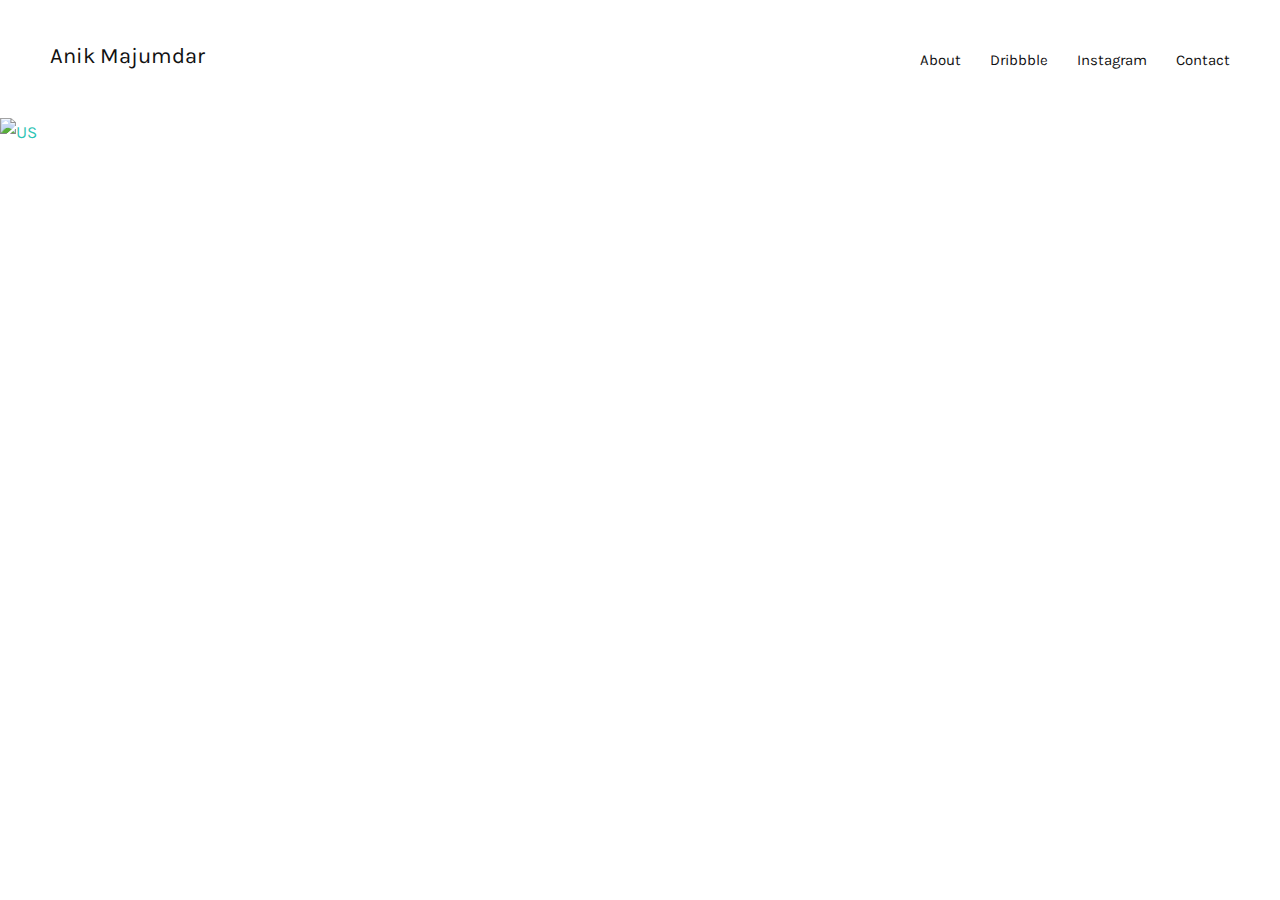
<file: index.html>
<!DOCTYPE html>
<html lang="en" class="js no-touch">
<head>
    <meta charset="UTF-8">
    <meta name="viewport" content="width=device-width, initial-scale=1.0">
    <title>Anik Majumdar</title>
    <link rel="icon" href="https://i.imgur.com/WJsGmsf.png">
    <link rel="stylesheet" href="./photoswipe.css" media="screen" as="style" onload="this.rel='stylesheet'">
    <link rel="stylesheet" href="./main.css" media="screen">
    <script type="text/javascript">
    document.documentElement.className = document.documentElement.className.replace(/\bno-js\b/,'js'); if (!("ontouchstart" in document.documentElement)) { document.documentElement.className += " no-touch"; }
    </script>
    <script type="text/javascript">
    !function(a){var b=navigator.userAgent;a.HTMLPictureElement&&/ecko/.test(b)&&b.match(/rv\:(\d+)/)&&RegExp.$1<41&&addEventListener("resize",function(){var b,c=document.createElement("source"),d=function(a){var b,d,e=a.parentNode;"PICTURE"===e.nodeName.toUpperCase()?(b=c.cloneNode(),e.insertBefore(b,e.firstElementChild),setTimeout(function(){e.removeChild(b)})):(!a._pfLastSize||a.offsetWidth>a._pfLastSize)&&(a._pfLastSize=a.offsetWidth,d=a.sizes,a.sizes+=",100vw",setTimeout(function(){a.sizes=d}))},e=function(){var a,b=document.querySelectorAll("picture > img, img[srcset][sizes]");for(a=0;a<b.length;a++)d(b[a])},f=function(){clearTimeout(b),b=setTimeout(e,99)},g=a.matchMedia&&matchMedia("(orientation: landscape)"),h=function(){f(),g&&g.addListener&&g.addListener(f)};return c.srcset="[data-uri]",/^[c|i]|d$/.test(document.readyState||"")?h():document.addEventListener("DOMContentLoaded",h),f}())}(window),function(a,b,c){"use strict";function d(a){return" "===a||"	"===a||"\n"===a||"\f"===a||"\r"===a}function e(b,c){var d=new a.Image;return d.onerror=function(){z[b]=!1,aa()},d.onload=function(){z[b]=1===d.width,aa()},d.src=c,"pending"}function f(){L=!1,O=a.devicePixelRatio,M={},N={},s.DPR=O||1,P.width=Math.max(a.innerWidth||0,y.clientWidth),P.height=Math.max(a.innerHeight||0,y.clientHeight),P.vw=P.width/100,P.vh=P.height/100,r=[P.height,P.width,O].join("-"),P.em=s.getEmValue(),P.rem=P.em}function g(a,b,c,d){var e,f,g,h;return"saveData"===A.algorithm?a>2.7?h=c+1:(f=b-c,e=Math.pow(a-.6,1.5),g=f*e,d&&(g+=.1*e),h=a+g):h=c>1?Math.sqrt(a*b):a,h>c}function h(a){var b,c=s.getSet(a),d=!1;"pending"!==c&&(d=r,c&&(b=s.setRes(c),s.applySetCandidate(b,a))),a[s.ns].evaled=d}function i(a,b){return a.res-b.res}function j(a,b,c){var d;return!c&&b&&(c=a[s.ns].sets,c=c&&c[c.length-1]),d=k(b,c),d&&(b=s.makeUrl(b),a[s.ns].curSrc=b,a[s.ns].curCan=d,d.res||_(d,d.set.sizes)),d}function k(a,b){var c,d,e;if(a&&b)for(e=s.parseSet(b),a=s.makeUrl(a),c=0;c<e.length;c++)if(a===s.makeUrl(e[c].url)){d=e[c];break}return d}function l(a,b){var c,d,e,f,g=a.getElementsByTagName("source");for(c=0,d=g.length;d>c;c++)e=g[c],e[s.ns]=!0,f=e.getAttribute("srcset"),f&&b.push({srcset:f,media:e.getAttribute("media"),type:e.getAttribute("type"),sizes:e.getAttribute("sizes")})}function m(a,b){function c(b){var c,d=b.exec(a.substring(m));return d?(c=d[0],m+=c.length,c):void 0}function e(){var a,c,d,e,f,i,j,k,l,m=!1,o={};for(e=0;e<h.length;e++)f=h[e],i=f[f.length-1],j=f.substring(0,f.length-1),k=parseInt(j,10),l=parseFloat(j),W.test(j)&&"w"===i?((a||c)&&(m=!0),0===k?m=!0:a=k):X.test(j)&&"x"===i?((a||c||d)&&(m=!0),0>l?m=!0:c=l):W.test(j)&&"h"===i?((d||c)&&(m=!0),0===k?m=!0:d=k):m=!0;m||(o.url=g,a&&(o.w=a),c&&(o.d=c),d&&(o.h=d),d||c||a||(o.d=1),1===o.d&&(b.has1x=!0),o.set=b,n.push(o))}function f(){for(c(S),i="",j="in descriptor";;){if(k=a.charAt(m),"in descriptor"===j)if(d(k))i&&(h.push(i),i="",j="after descriptor");else{if(","===k)return m+=1,i&&h.push(i),void e();if("("===k)i+=k,j="in parens";else{if(""===k)return i&&h.push(i),void e();i+=k}}else if("in parens"===j)if(")"===k)i+=k,j="in descriptor";else{if(""===k)return h.push(i),void e();i+=k}else if("after descriptor"===j)if(d(k));else{if(""===k)return void e();j="in descriptor",m-=1}m+=1}}for(var g,h,i,j,k,l=a.length,m=0,n=[];;){if(c(T),m>=l)return n;g=c(U),h=[],","===g.slice(-1)?(g=g.replace(V,""),e()):f()}}function n(a){function b(a){function b(){f&&(g.push(f),f="")}function c(){g[0]&&(h.push(g),g=[])}for(var e,f="",g=[],h=[],i=0,j=0,k=!1;;){if(e=a.charAt(j),""===e)return b(),c(),h;if(k){if("*"===e&&"/"===a[j+1]){k=!1,j+=2,b();continue}j+=1}else{if(d(e)){if(a.charAt(j-1)&&d(a.charAt(j-1))||!f){j+=1;continue}if(0===i){b(),j+=1;continue}e=" "}else if("("===e)i+=1;else if(")"===e)i-=1;else{if(","===e){b(),c(),j+=1;continue}if("/"===e&&"*"===a.charAt(j+1)){k=!0,j+=2;continue}}f+=e,j+=1}}}function c(a){return k.test(a)&&parseFloat(a)>=0?!0:l.test(a)?!0:"0"===a||"-0"===a||"+0"===a?!0:!1}var e,f,g,h,i,j,k=/^(?:[+-]?[0-9]+|[0-9]*\.[0-9]+)(?:[eE][+-]?[0-9]+)?(?:ch|cm|em|ex|in|mm|pc|pt|px|rem|vh|vmin|vmax|vw)$/i,l=/^calc\((?:[0-9a-z \.\+\-\*\/\(\)]+)\)$/i;for(f=b(a),g=f.length,e=0;g>e;e++)if(h=f[e],i=h[h.length-1],c(i)){if(j=i,h.pop(),0===h.length)return j;if(h=h.join(" "),s.matchesMedia(h))return j}return"100vw"}b.createElement("picture");var o,p,q,r,s={},t=function(){},u=b.createElement("img"),v=u.getAttribute,w=u.setAttribute,x=u.removeAttribute,y=b.documentElement,z={},A={algorithm:""},B="data-pfsrc",C=B+"set",D=navigator.userAgent,E=/rident/.test(D)||/ecko/.test(D)&&D.match(/rv\:(\d+)/)&&RegExp.$1>35,F="currentSrc",G=/\s+\+?\d+(e\d+)?w/,H=/(\([^)]+\))?\s*(.+)/,I=a.picturefillCFG,J="position:absolute;left:0;visibility:hidden;display:block;padding:0;border:none;font-size:1em;width:1em;overflow:hidden;clip:rect(0px, 0px, 0px, 0px)",K="font-size:100%!important;",L=!0,M={},N={},O=a.devicePixelRatio,P={px:1,"in":96},Q=b.createElement("a"),R=!1,S=/^[ \t\n\r\u000c]+/,T=/^[, \t\n\r\u000c]+/,U=/^[^ \t\n\r\u000c]+/,V=/[,]+$/,W=/^\d+$/,X=/^-?(?:[0-9]+|[0-9]*\.[0-9]+)(?:[eE][+-]?[0-9]+)?$/,Y=function(a,b,c,d){a.addEventListener?a.addEventListener(b,c,d||!1):a.attachEvent&&a.attachEvent("on"+b,c)},Z=function(a){var b={};return function(c){return c in b||(b[c]=a(c)),b[c]}},$=function(){var a=/^([\d\.]+)(em|vw|px)$/,b=function(){for(var a=arguments,b=0,c=a[0];++b in a;)c=c.replace(a[b],a[++b]);return c},c=Z(function(a){return"return "+b((a||"").toLowerCase(),/\band\b/g,"&&",/,/g,"||",/min-([a-z-\s]+):/g,"e.$1>=",/max-([a-z-\s]+):/g,"e.$1<=",/calc([^)]+)/g,"($1)",/(\d+[\.]*[\d]*)([a-z]+)/g,"($1 * e.$2)",/^(?!(e.[a-z]|[0-9\.&=|><\+\-\*\(\)\/])).*/gi,"")+";"});return function(b,d){var e;if(!(b in M))if(M[b]=!1,d&&(e=b.match(a)))M[b]=e[1]*P[e[2]];else try{M[b]=new Function("e",c(b))(P)}catch(f){}return M[b]}}(),_=function(a,b){return a.w?(a.cWidth=s.calcListLength(b||"100vw"),a.res=a.w/a.cWidth):a.res=a.d,a},aa=function(a){var c,d,e,f=a||{};if(f.elements&&1===f.elements.nodeType&&("IMG"===f.elements.nodeName.toUpperCase()?f.elements=[f.elements]:(f.context=f.elements,f.elements=null)),c=f.elements||s.qsa(f.context||b,f.reevaluate||f.reselect?s.sel:s.selShort),e=c.length){for(s.setupRun(f),R=!0,d=0;e>d;d++)s.fillImg(c[d],f);s.teardownRun(f)}};o=a.console&&console.warn?function(a){console.warn(a)}:t,F in u||(F="src"),z["image/jpeg"]=!0,z["image/gif"]=!0,z["image/png"]=!0,z["image/svg+xml"]=b.implementation.hasFeature("http://wwwindow.w3.org/TR/SVG11/feature#Image","1.1"),s.ns=("pf"+(new Date).getTime()).substr(0,9),s.supSrcset="srcset"in u,s.supSizes="sizes"in u,s.supPicture=!!a.HTMLPictureElement,s.supSrcset&&s.supPicture&&!s.supSizes&&!function(a){u.srcset="data:,a",a.src="data:,a",s.supSrcset=u.complete===a.complete,s.supPicture=s.supSrcset&&s.supPicture}(b.createElement("img")),s.selShort="picture>img,img[srcset]",s.sel=s.selShort,s.cfg=A,s.supSrcset&&(s.sel+=",img["+C+"]"),s.DPR=O||1,s.u=P,s.types=z,q=s.supSrcset&&!s.supSizes,s.setSize=t,s.makeUrl=Z(function(a){return Q.href=a,Q.href}),s.qsa=function(a,b){return a.querySelectorAll(b)},s.matchesMedia=function(){return a.matchMedia&&(matchMedia("(min-width: 0.1em)")||{}).matches?s.matchesMedia=function(a){return!a||matchMedia(a).matches}:s.matchesMedia=s.mMQ,s.matchesMedia.apply(this,arguments)},s.mMQ=function(a){return a?$(a):!0},s.calcLength=function(a){var b=$(a,!0)||!1;return 0>b&&(b=!1),b},s.supportsType=function(a){return a?z[a]:!0},s.parseSize=Z(function(a){var b=(a||"").match(H);return{media:b&&b[1],length:b&&b[2]}}),s.parseSet=function(a){return a.cands||(a.cands=m(a.srcset,a)),a.cands},s.getEmValue=function(){var a;if(!p&&(a=b.body)){var c=b.createElement("div"),d=y.style.cssText,e=a.style.cssText;c.style.cssText=J,y.style.cssText=K,a.style.cssText=K,a.appendChild(c),p=c.offsetWidth,a.removeChild(c),p=parseFloat(p,10),y.style.cssText=d,a.style.cssText=e}return p||16},s.calcListLength=function(a){if(!(a in N)||A.uT){var b=s.calcLength(n(a));N[a]=b?b:P.width}return N[a]},s.setRes=function(a){var b;if(a){b=s.parseSet(a);for(var c=0,d=b.length;d>c;c++)_(b[c],a.sizes)}return b},s.setRes.res=_,s.applySetCandidate=function(a,b){if(a.length){var c,d,e,f,h,k,l,m,n,o=b[s.ns],p=s.DPR;if(k=o.curSrc||b[F],l=o.curCan||j(b,k,a[0].set),l&&l.set===a[0].set&&(n=E&&!b.complete&&l.res-.1>p,n||(l.cached=!0,l.res>=p&&(h=l))),!h)for(a.sort(i),f=a.length,h=a[f-1],d=0;f>d;d++)if(c=a[d],c.res>=p){e=d-1,h=a[e]&&(n||k!==s.makeUrl(c.url))&&g(a[e].res,c.res,p,a[e].cached)?a[e]:c;break}h&&(m=s.makeUrl(h.url),o.curSrc=m,o.curCan=h,m!==k&&s.setSrc(b,h),s.setSize(b))}},s.setSrc=function(a,b){var c;a.src=b.url,"image/svg+xml"===b.set.type&&(c=a.style.width,a.style.width=a.offsetWidth+1+"px",a.offsetWidth+1&&(a.style.width=c))},s.getSet=function(a){var b,c,d,e=!1,f=a[s.ns].sets;for(b=0;b<f.length&&!e;b++)if(c=f[b],c.srcset&&s.matchesMedia(c.media)&&(d=s.supportsType(c.type))){"pending"===d&&(c=d),e=c;break}return e},s.parseSets=function(a,b,d){var e,f,g,h,i=b&&"PICTURE"===b.nodeName.toUpperCase(),j=a[s.ns];(j.src===c||d.src)&&(j.src=v.call(a,"src"),j.src?w.call(a,B,j.src):x.call(a,B)),(j.srcset===c||d.srcset||!s.supSrcset||a.srcset)&&(e=v.call(a,"srcset"),j.srcset=e,h=!0),j.sets=[],i&&(j.pic=!0,l(b,j.sets)),j.srcset?(f={srcset:j.srcset,sizes:v.call(a,"sizes")},j.sets.push(f),g=(q||j.src)&&G.test(j.srcset||""),g||!j.src||k(j.src,f)||f.has1x||(f.srcset+=", "+j.src,f.cands.push({url:j.src,d:1,set:f}))):j.src&&j.sets.push({srcset:j.src,sizes:null}),j.curCan=null,j.curSrc=c,j.supported=!(i||f&&!s.supSrcset||g),h&&s.supSrcset&&!j.supported&&(e?(w.call(a,C,e),a.srcset=""):x.call(a,C)),j.supported&&!j.srcset&&(!j.src&&a.src||a.src!==s.makeUrl(j.src))&&(null===j.src?a.removeAttribute("src"):a.src=j.src),j.parsed=!0},s.fillImg=function(a,b){var c,d=b.reselect||b.reevaluate;a[s.ns]||(a[s.ns]={}),c=a[s.ns],(d||c.evaled!==r)&&((!c.parsed||b.reevaluate)&&s.parseSets(a,a.parentNode,b),c.supported?c.evaled=r:h(a))},
    s.setupRun=function(){(!R||L||O!==a.devicePixelRatio)&&f()},s.supPicture?(aa=t,s.fillImg=t):!function(){var c,d=a.attachEvent?/d$|^c/:/d$|^c|^i/,e=function(){var a=b.readyState||"";f=setTimeout(e,"loading"===a?200:999),b.body&&(s.fillImgs(),c=c||d.test(a),c&&clearTimeout(f))},f=setTimeout(e,b.body?9:99),g=function(a,b){var c,d,e=function(){var f=new Date-d;b>f?c=setTimeout(e,b-f):(c=null,a())};return function(){d=new Date,c||(c=setTimeout(e,b))}},h=y.clientHeight,i=function(){L=Math.max(a.innerWidth||0,y.clientWidth)!==P.width||y.clientHeight!==h,h=y.clientHeight,L&&s.fillImgs()};Y(a,"resize",g(i,99)),Y(b,"readystatechange",e)}(),s.picturefill=aa,s.fillImgs=aa,s.teardownRun=t,aa._=s,a.picturefillCFG={pf:s,push:function(a){var b=a.shift();"function"==typeof s[b]?s[b].apply(s,a):(A[b]=a[0],R&&s.fillImgs({reselect:!0}))}};for(;I&&I.length;)a.picturefillCFG.push(I.shift());a.picturefill=aa,"object"==typeof module&&"object"==typeof module.exports?module.exports=aa:"function"==typeof define&&define.amd&&define("picturefill",function(){return aa}),s.supPicture||(z["image/webp"]=e("image/webp","[data-uri]"))}(window,document),function(a){if("function"==typeof define&&define.amd){var b="[history"+(new Date).getTime()+"]",c=requirejs.onError;a.toString=function(){return b},requirejs.onError=function(a){-1===a.message.indexOf(b)&&c.call(requirejs,a)},define([],a)}return"object"!=typeof exports||"undefined"==typeof module?a():void(module.exports=a())}(function(){function a(){}function b(a,c,d){var e=/(?:(\w+\:))?(?:\/\/(?:[^@]*@)?([^\/:\?#]+)(?::([0-9]+))?)?([^\?#]*)(?:(\?[^#]+)|\?)?(?:(#.*))?/;if(null==a||""===a||c)a=c?a:w.href,(!B||d)&&(a=a.replace(/^[^#]*/,"")||"#",a=w.protocol.replace(/:.*$|$/,":")+"//"+w.host+M.basepath+a.replace(new RegExp("^#[/]?(?:"+M.type+")?"),""));else{var f=b(),g=s.getElementsByTagName("base")[0];!d&&g&&g.getAttribute("href")&&(g.href=g.href,f=b(g.href,null,!0));var h=f._pathname,i=f._protocol;a=""+a,a=/^(?:\w+\:)?\/\//.test(a)?0===a.indexOf("/")?i+a:a:i+"//"+f._host+(0===a.indexOf("/")?a:0===a.indexOf("?")?h+a:0===a.indexOf("#")?h+f._search+a:h.replace(/[^\/]+$/g,"")+a)}O.href=a;var j=e.exec(O.href),k=j[2]+(j[3]?":"+j[3]:""),l=j[4]||"/",m=j[5]||"",n="#"===j[6]?"":j[6]||"",o=l+m+n,p=l.replace(new RegExp("^"+M.basepath,"i"),M.type)+m;return{_href:j[1]+"//"+k+o,_protocol:j[1],_host:k,_hostname:j[2],_port:j[3]||"",_pathname:l,_search:m,_hash:n,_relative:o,_nohash:p,_special:p+n}}function c(){var a;try{a=r.sessionStorage,a.setItem(N+"t","1"),a.removeItem(N+"t")}catch(b){a={getItem:function(a){var b=s.cookie.split(a+"=");return b.length>1&&b.pop().split(";").shift()||"null"},setItem:function(a,b){var c={};(c[w.href]=y.state)&&(s.cookie=a+"="+v.stringify(c))}}}try{U=v.parse(a.getItem(N))||{}}catch(b){U={}}J(F+"unload",function(){a.setItem(N,v.stringify(U))},!1)}function d(b,c,d,e){var f=0;d||(d={set:a},f=1);var g=!d.set,h=!d.get,i={configurable:!0,set:function(){g=1},get:function(){h=1}};try{D(b,c,i),b[c]=b[c],D(b,c,d)}catch(j){}if(!(g&&h||(b.__defineGetter__&&(b.__defineGetter__(c,i.get),b.__defineSetter__(c,i.set),b[c]=b[c],d.get&&b.__defineGetter__(c,d.get),d.set&&b.__defineSetter__(c,d.set)),g&&h))){if(f)return!1;if(b===r){try{var k=b[c];b[c]=null}catch(j){}if("execScript"in r)r.execScript("Public "+c,"VBScript"),r.execScript("var "+c+";","JavaScript");else try{D(b,c,{value:a})}catch(j){"onpopstate"===c&&(J("popstate",d=function(){K("popstate",d,!1);var a=b.onpopstate;b.onpopstate=null,setTimeout(function(){b.onpopstate=a},1)},!1),R=0)}b[c]=k}else try{try{var l=u.create(b);D(u.getPrototypeOf(l)===b?l:b,c,d);for(var m in b)"function"==typeof b[m]&&(l[m]=b[m].bind(b));try{e.call(l,l,b)}catch(j){}b=l}catch(j){D(b.constructor.prototype,c,d)}}catch(j){return!1}}return b}function e(a,b,c){return c=c||{},a=a===$?w:a,c.set=c.set||function(c){a[b]=c},c.get=c.get||function(){return a[b]},c}function f(a,b,c){a in V?V[a].push(b):arguments.length>3?J(a,b,c,arguments[3]):J(a,b,c)}function g(a,b,c){var d=V[a];if(d){for(var e=d.length;e--;)if(d[e]===b){d.splice(e,1);break}}else K(a,b,c)}function h(b,c){var e=(""+("string"==typeof b?b:b.type)).replace(/^on/,""),f=V[e];if(f){if(c="string"==typeof b?c:b,null==c.target)for(var g=["target","currentTarget","srcElement","type"];b=g.pop();)c=d(c,b,{get:"type"===b?function(){return e}:function(){return r}});R&&(("popstate"===e?r.onpopstate:r.onhashchange)||a).call(r,c);for(var h=0,i=f.length;i>h;h++)f[h].call(r,c);return!0}return L(b,c)}function i(){var a=s.createEvent?s.createEvent("Event"):s.createEventObject();a.initEvent?a.initEvent("popstate",!1,!1):a.type="popstate",a.state=y.state,h(a)}function j(){S&&(S=!1,i())}function k(a,c,d,e){if(B)P=w.href;else{0===T&&(T=2);var f=b(c,2===T&&-1!==(""+c).indexOf("#"));f._relative!==b()._relative&&(P=e,d?w.replace("#"+f._special):w.hash=f._special)}!C&&a&&(U[w.href]=a),S=!1}function l(a){var c=P;if(P=w.href,c){Q!==w.href&&i(),a=a||r.event;var d=b(c,!0),e=b();a.oldURL||(a.oldURL=d._href,a.newURL=e._href),d._hash!==e._hash&&h(a)}}function m(a){setTimeout(function(){J("popstate",function(a){Q=w.href,C||(a=d(a,"state",{get:function(){return y.state}})),h(a)},!1)},0),!B&&a!==!0&&"location"in y&&(p(E.hash),j())}function n(a){for(;a;){if("A"===a.nodeName)return a;a=a.parentNode}}function o(a){var c=a||r.event,d=n(c.target||c.srcElement),e="defaultPrevented"in c?c.defaultPrevented:c.returnValue===!1;if(d&&"A"===d.nodeName&&!e){var f=b(),g=b(d.getAttribute("href",2)),h=f._href.split("#").shift()===g._href.split("#").shift();h&&g._hash&&(f._hash!==g._hash&&(E.hash=g._hash),p(g._hash),c.preventDefault?c.preventDefault():c.returnValue=!1)}}function p(a){var b=s.getElementById(a=(a||"").replace(/^#/,""));if(b&&b.id===a&&"A"===b.nodeName){var c=b.getBoundingClientRect();r.scrollTo(t.scrollLeft||0,c.top+(t.scrollTop||0)-(t.clientTop||0))}}function q(){var a=s.getElementsByTagName("script"),f=(a[a.length-1]||{}).src||"",g=-1!==f.indexOf("?")?f.split("?").pop():"";g.replace(/(\w+)(?:=([^&]*))?/g,function(a,b,c){M[b]=(c||"").replace(/^(0|false)$/,"")}),J(F+"hashchange",l,!1);var h=[$,E,X,r,Z,y];C&&delete Z.state;for(var i=0;i<h.length;i+=2)for(var j in h[i])if(h[i].hasOwnProperty(j))if("function"==typeof h[i][j])h[i+1][j]=h[i][j];else{var k=e(h[i],j,h[i][j]);if(!d(h[i+1],j,k,function(a,b){b===y&&(r.history=y=h[i+1]=a)}))return K(F+"hashchange",l,!1),!1;h[i+1]===r&&(V[j]=V[j.substr(2)]=[])}return y.setup(),M.redirect&&y.redirect(),M.init&&(T=1),!C&&v&&c(),B||s[G](F+"click",o,!1),"complete"===s.readyState?m(!0):(B||b()._relative===M.basepath||(S=!0),J(F+"load",m,!1)),!0}var r=("object"==typeof window?window:this)||{};if(!r.history||"emulate"in r.history)return r.history;var s=r.document,t=s.documentElement,u=r.Object,v=r.JSON,w=r.location,x=r.history,y=x,z=x.pushState,A=x.replaceState,B=!!z,C="state"in x,D=u.defineProperty,E=d({},"t")?{}:s.createElement("a"),F="",G=r.addEventListener?"addEventListener":(F="on")&&"attachEvent",H=r.removeEventListener?"removeEventListener":"detachEvent",I=r.dispatchEvent?"dispatchEvent":"fireEvent",J=r[G],K=r[H],L=r[I],M={basepath:"/",redirect:0,type:"/",init:0},N="__historyAPI__",O=s.createElement("a"),P=w.href,Q="",R=1,S=!1,T=0,U={},V={},W=s.title,X={onhashchange:null,onpopstate:null},Y=function(a,b){var c=r.history!==x;c&&(r.history=x),a.apply(x,b),c&&(r.history=y)},Z={setup:function(a,b,c){M.basepath=(""+(null==a?M.basepath:a)).replace(/(?:^|\/)[^\/]*$/,"/"),M.type=null==b?M.type:b,M.redirect=null==c?M.redirect:!!c},redirect:function(a,c){if(y.setup(c,a),c=M.basepath,r.top==r.self){var d=b(null,!1,!0)._relative,e=w.pathname+w.search;B?(e=e.replace(/([^\/])$/,"$1/"),d!=c&&new RegExp("^"+c+"$","i").test(e)&&w.replace(d)):e!=c&&(e=e.replace(/([^\/])\?/,"$1/?"),new RegExp("^"+c,"i").test(e)&&w.replace(c+"#"+e.replace(new RegExp("^"+c,"i"),M.type)+w.hash))}},pushState:function(a,b,c){var d=s.title;null!=W&&(s.title=W),z&&Y(z,arguments),k(a,c),s.title=d,W=b},replaceState:function(a,b,c){var d=s.title;null!=W&&(s.title=W),delete U[w.href],A&&Y(A,arguments),k(a,c,!0),s.title=d,W=b},location:{set:function(a){0===T&&(T=1),r.location=a},get:function(){return 0===T&&(T=1),B?w:E}},state:{get:function(){return U[w.href]||null}}},$={assign:function(a){0===(""+a).indexOf("#")?k(null,a):w.assign(a)},reload:function(){w.reload()},replace:function(a){0===(""+a).indexOf("#")?k(null,a,!0):w.replace(a)},toString:function(){return this.href},href:{get:function(){return b()._href}},protocol:null,host:null,hostname:null,port:null,pathname:{get:function(){return b()._pathname}},search:{get:function(){return b()._search}},hash:{set:function(a){k(null,(""+a).replace(/^(#|)/,"#"),!1,P)},get:function(){return b()._hash}}};return q()?(y.emulate=!B,r[G]=f,r[H]=g,r[I]=h,y):void 0});
    </script>
    <style type="text/css">
    .done {
        background:#FF0;
        text-decoration:line-through;
     }
     </style>
     <script>
     this.top.location !== this.location && (this.top.location = this.location);
     </script>
</head>
<body class="page-home is_home lightbox-enabled" >

    <svg style="display: none;" xmlns="http://www.w3.org/2000/svg"><symbol enable-background="new 0 0 128 128" id="shape-close-icon" viewBox="0 0 128 128" xml:space="preserve"><title>close-icon</title><polygon points="123.5429688,11.59375 116.4765625,4.5185547 64.0019531,56.9306641 11.5595703,4.4882813 4.4882813,11.5595703 56.9272461,63.9970703 4.4570313,116.4052734 11.5244141,123.4814453 63.9985352,71.0683594     116.4423828,123.5117188 123.5126953,116.4414063 71.0732422,64.0019531 "></polygon></symbol></svg>

    <div class="wrap">
        <header class="site-header cf">
            <div class="site-title">
                <a href="./index.html">
                    Anik Majumdar
                </a>
            </div>

            <nav id="navigation" class="site-nav">
                <ul id="pages-nav" class="list-pages">
                    <li class=""><a href="">About</a></li>
                    <li class=""><a href="">Dribbble</a></li>
                    <li class=""><a href="">Instagram</a></li>
                    <li class=""><a href="">Contact</a></li>
                </ul>
            </nav>
        </header>

        <section class="site-content">

            <div id="ajax-projects-feed" class="projects-feed cf">

                <article class="project brick cf brick--show" data-img-url="https://i.imgur.com/4ydKfub.jpg" style="background-image: url('https://i.imgur.com/4ydKfub.jpg');">
                    <a href="./us.html" title="US">
                    <div class="thumb">
                        <img 
                        srcset="
                        https://i.imgur.com/xVhRwyL.jpg 1x,
                        https://i.imgur.com/pfwACoS.jpg 2x
                        " 
                        alt="US">
                    </div>
                    <div class="thumbnail-title-wrap">
                        <div class="center">
                            <h2 class="title title--thumbnail">US</h2>
                        </div>
                    </div>
                </a>
                </article>

            </div>

        </section>

        <footer class="site-footer cf">
            <p class="footer-text">  </p>
        </footer>
    </div>
    <div id="modal" class="modal">
        <div id="modal-content" class="modal-content"></div>
        <button id="close-button" class="button button--close"><svg>
            <use xmlns:xlink="http://www.w3.org/1999/xlink" xlink:href="#shape-close-icon"></use>
          </svg></button>
    </div>
    <div id="loading" class="loading"></div>
    <div id="loading-body" class="loading loading--body" style="display: none;"></div>
    <div class="pswp" tabindex="-1" role="dialog" aria-hidden="true">
        <div class="pswp__bg"></div>
        <div class="pswp__scroll-wrap">
          <div class="pswp__container">
            <div class="pswp__item"></div>
            <div class="pswp__item"></div>
            <div class="pswp__item"></div>
          </div>
      
          <div class="pswp__ui pswp__ui--hidden">
            <div class="pswp__top-bar">
              <div class="pswp__counter"></div>
              <button class="pswp__button pswp__button--close" title="Close (Esc)"></button>
              <button class="pswp__button pswp__button--share" title="Share"></button>
              <button class="pswp__button pswp__button--fs" title="Toggle fullscreen"></button>
              <button class="pswp__button pswp__button--zoom" title="Zoom in/out"></button>
              <div class="pswp__preloader">
                <div class="pswp__preloader__icn">
                  <div class="pswp__preloader__cut">
                    <div class="pswp__preloader__donut"></div>
                  </div>
                </div>
              </div>
            </div>
      
            <div class="pswp__share-modal pswp__share-modal--hidden pswp__single-tap">
              <div class="pswp__share-tooltip"></div>
            </div>
      
            <button class="pswp__button pswp__button--arrow--left" title="Previous (arrow left)"></button>
            <button class="pswp__button pswp__button--arrow--right" title="Next (arrow right)"></button>
            <div class="pswp__caption">
              <div class="pswp__caption__center"></div>
            </div>
          </div>
        </div>
    </div>
    <script>
        // LoadCSS w/ rel=preload polyfill https://github.com/filamentgroup/loadCSS [c]2016 @scottjehl, Filament Group, Inc. Licensed MIT
        !function(a){"use strict";var b=function(b,c,d){function j(a){return e.body?a():void setTimeout(function(){j(a)})}function l(){f.addEventListener&&f.removeEventListener("load",l),f.media=d||"all"}var g,e=a.document,f=e.createElement("link");if(c)g=c;else{var h=(e.body||e.getElementsByTagName("head")[0]).childNodes;g=h[h.length-1]}var i=e.styleSheets;f.rel="stylesheet",f.href=b,f.media="only x",j(function(){g.parentNode.insertBefore(f,c?g:g.nextSibling)});var k=function(a){for(var b=f.href,c=i.length;c--;)if(i[c].href===b)return a();setTimeout(function(){k(a)})};return f.addEventListener&&f.addEventListener("load",l),f.onloadcssdefined=k,k(l),f};"undefined"!=typeof exports?exports.loadCSS=b:a.loadCSS=b}("undefined"!=typeof global?global:this),function(a){if(a.loadCSS){var b=loadCSS.relpreload={};if(b.support=function(){try{return a.document.createElement("link").relList.supports("preload")}catch(b){return!1}},b.poly=function(){for(var b=a.document.getElementsByTagName("link"),c=0;c<b.length;c++){var d=b[c];"preload"===d.rel&&"style"===d.getAttribute("as")&&(a.loadCSS(d.href,d),d.rel=null)}},!b.support()){b.poly();var c=a.setInterval(b.poly,300);a.addEventListener&&a.addEventListener("load",function(){a.clearInterval(c)}),a.attachEvent&&a.attachEvent("onload",function(){a.clearInterval(c)})}}}(this);
    </script>
    <script src="./scripts/lightbox.min.js"></script>
    <script src="./scripts/lightbox.js"></script>
</body>
</html>
</file>
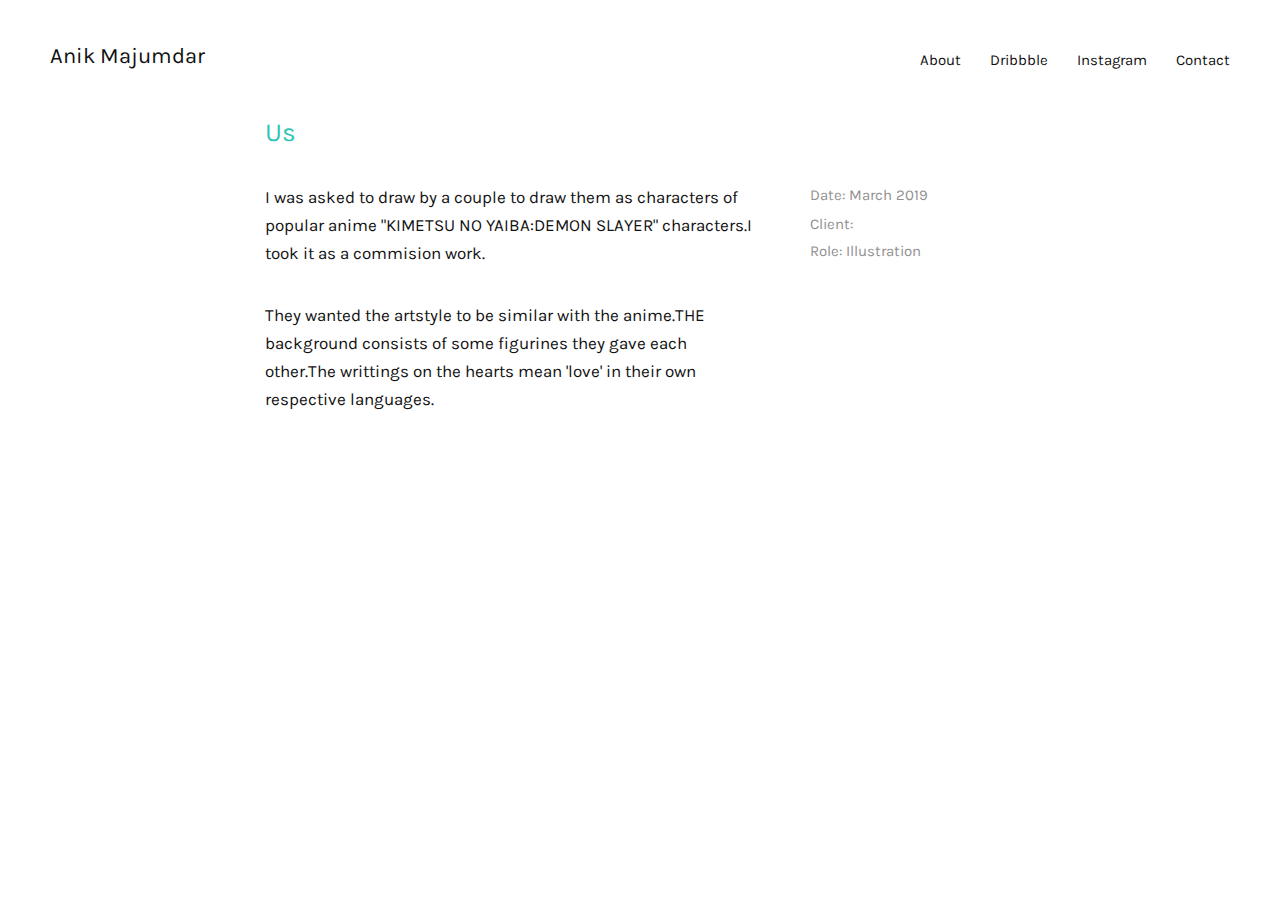
<file: us.html>
<!DOCTYPE html>
<html lang="en" class="no-js">
<head>
    <meta charset="utf-8" />
    <meta name="viewport" content="width=device-width" />
    <meta http-equiv="x-ua-compatible" content="ie=edge">
    <title>US | Anik Majumdar</title>
    <meta name="description" content="I was asked to draw by a couple to draw them as characters of popular anime KIMETSU NO YAIBA:DEMON SLAYER characters." />
    <link rel="shortcut icon" href="https://i.imgur.com/WJsGmsf.png">
        <link rel="preload" href="./photoswipe.css" media="screen" as="style" onload="this.rel='stylesheet'"/>
        <link rel="stylesheet" href="./us.css" media="screen" />
    <script type="text/javascript">
    document.documentElement.className = document.documentElement.className.replace(/\bno-js\b/,'js'); if (!("ontouchstart" in document.documentElement)) { document.documentElement.className += " no-touch"; }
    </script>
    <script type="text/javascript">
        !function(a){var b=navigator.userAgent;a.HTMLPictureElement&&/ecko/.test(b)&&b.match(/rv\:(\d+)/)&&RegExp.$1<41&&addEventListener("resize",function(){var b,c=document.createElement("source"),d=function(a){var b,d,e=a.parentNode;"PICTURE"===e.nodeName.toUpperCase()?(b=c.cloneNode(),e.insertBefore(b,e.firstElementChild),setTimeout(function(){e.removeChild(b)})):(!a._pfLastSize||a.offsetWidth>a._pfLastSize)&&(a._pfLastSize=a.offsetWidth,d=a.sizes,a.sizes+=",100vw",setTimeout(function(){a.sizes=d}))},e=function(){var a,b=document.querySelectorAll("picture > img, img[srcset][sizes]");for(a=0;a<b.length;a++)d(b[a])},f=function(){clearTimeout(b),b=setTimeout(e,99)},g=a.matchMedia&&matchMedia("(orientation: landscape)"),h=function(){f(),g&&g.addListener&&g.addListener(f)};return c.srcset="[data-uri]",/^[c|i]|d$/.test(document.readyState||"")?h():document.addEventListener("DOMContentLoaded",h),f}())}(window),function(a,b,c){"use strict";function d(a){return" "===a||"	"===a||"\n"===a||"\f"===a||"\r"===a}function e(b,c){var d=new a.Image;return d.onerror=function(){z[b]=!1,aa()},d.onload=function(){z[b]=1===d.width,aa()},d.src=c,"pending"}function f(){L=!1,O=a.devicePixelRatio,M={},N={},s.DPR=O||1,P.width=Math.max(a.innerWidth||0,y.clientWidth),P.height=Math.max(a.innerHeight||0,y.clientHeight),P.vw=P.width/100,P.vh=P.height/100,r=[P.height,P.width,O].join("-"),P.em=s.getEmValue(),P.rem=P.em}function g(a,b,c,d){var e,f,g,h;return"saveData"===A.algorithm?a>2.7?h=c+1:(f=b-c,e=Math.pow(a-.6,1.5),g=f*e,d&&(g+=.1*e),h=a+g):h=c>1?Math.sqrt(a*b):a,h>c}function h(a){var b,c=s.getSet(a),d=!1;"pending"!==c&&(d=r,c&&(b=s.setRes(c),s.applySetCandidate(b,a))),a[s.ns].evaled=d}function i(a,b){return a.res-b.res}function j(a,b,c){var d;return!c&&b&&(c=a[s.ns].sets,c=c&&c[c.length-1]),d=k(b,c),d&&(b=s.makeUrl(b),a[s.ns].curSrc=b,a[s.ns].curCan=d,d.res||_(d,d.set.sizes)),d}function k(a,b){var c,d,e;if(a&&b)for(e=s.parseSet(b),a=s.makeUrl(a),c=0;c<e.length;c++)if(a===s.makeUrl(e[c].url)){d=e[c];break}return d}function l(a,b){var c,d,e,f,g=a.getElementsByTagName("source");for(c=0,d=g.length;d>c;c++)e=g[c],e[s.ns]=!0,f=e.getAttribute("srcset"),f&&b.push({srcset:f,media:e.getAttribute("media"),type:e.getAttribute("type"),sizes:e.getAttribute("sizes")})}function m(a,b){function c(b){var c,d=b.exec(a.substring(m));return d?(c=d[0],m+=c.length,c):void 0}function e(){var a,c,d,e,f,i,j,k,l,m=!1,o={};for(e=0;e<h.length;e++)f=h[e],i=f[f.length-1],j=f.substring(0,f.length-1),k=parseInt(j,10),l=parseFloat(j),W.test(j)&&"w"===i?((a||c)&&(m=!0),0===k?m=!0:a=k):X.test(j)&&"x"===i?((a||c||d)&&(m=!0),0>l?m=!0:c=l):W.test(j)&&"h"===i?((d||c)&&(m=!0),0===k?m=!0:d=k):m=!0;m||(o.url=g,a&&(o.w=a),c&&(o.d=c),d&&(o.h=d),d||c||a||(o.d=1),1===o.d&&(b.has1x=!0),o.set=b,n.push(o))}function f(){for(c(S),i="",j="in descriptor";;){if(k=a.charAt(m),"in descriptor"===j)if(d(k))i&&(h.push(i),i="",j="after descriptor");else{if(","===k)return m+=1,i&&h.push(i),void e();if("("===k)i+=k,j="in parens";else{if(""===k)return i&&h.push(i),void e();i+=k}}else if("in parens"===j)if(")"===k)i+=k,j="in descriptor";else{if(""===k)return h.push(i),void e();i+=k}else if("after descriptor"===j)if(d(k));else{if(""===k)return void e();j="in descriptor",m-=1}m+=1}}for(var g,h,i,j,k,l=a.length,m=0,n=[];;){if(c(T),m>=l)return n;g=c(U),h=[],","===g.slice(-1)?(g=g.replace(V,""),e()):f()}}function n(a){function b(a){function b(){f&&(g.push(f),f="")}function c(){g[0]&&(h.push(g),g=[])}for(var e,f="",g=[],h=[],i=0,j=0,k=!1;;){if(e=a.charAt(j),""===e)return b(),c(),h;if(k){if("*"===e&&"/"===a[j+1]){k=!1,j+=2,b();continue}j+=1}else{if(d(e)){if(a.charAt(j-1)&&d(a.charAt(j-1))||!f){j+=1;continue}if(0===i){b(),j+=1;continue}e=" "}else if("("===e)i+=1;else if(")"===e)i-=1;else{if(","===e){b(),c(),j+=1;continue}if("/"===e&&"*"===a.charAt(j+1)){k=!0,j+=2;continue}}f+=e,j+=1}}}function c(a){return k.test(a)&&parseFloat(a)>=0?!0:l.test(a)?!0:"0"===a||"-0"===a||"+0"===a?!0:!1}var e,f,g,h,i,j,k=/^(?:[+-]?[0-9]+|[0-9]*\.[0-9]+)(?:[eE][+-]?[0-9]+)?(?:ch|cm|em|ex|in|mm|pc|pt|px|rem|vh|vmin|vmax|vw)$/i,l=/^calc\((?:[0-9a-z \.\+\-\*\/\(\)]+)\)$/i;for(f=b(a),g=f.length,e=0;g>e;e++)if(h=f[e],i=h[h.length-1],c(i)){if(j=i,h.pop(),0===h.length)return j;if(h=h.join(" "),s.matchesMedia(h))return j}return"100vw"}b.createElement("picture");var o,p,q,r,s={},t=function(){},u=b.createElement("img"),v=u.getAttribute,w=u.setAttribute,x=u.removeAttribute,y=b.documentElement,z={},A={algorithm:""},B="data-pfsrc",C=B+"set",D=navigator.userAgent,E=/rident/.test(D)||/ecko/.test(D)&&D.match(/rv\:(\d+)/)&&RegExp.$1>35,F="currentSrc",G=/\s+\+?\d+(e\d+)?w/,H=/(\([^)]+\))?\s*(.+)/,I=a.picturefillCFG,J="position:absolute;left:0;visibility:hidden;display:block;padding:0;border:none;font-size:1em;width:1em;overflow:hidden;clip:rect(0px, 0px, 0px, 0px)",K="font-size:100%!important;",L=!0,M={},N={},O=a.devicePixelRatio,P={px:1,"in":96},Q=b.createElement("a"),R=!1,S=/^[ \t\n\r\u000c]+/,T=/^[, \t\n\r\u000c]+/,U=/^[^ \t\n\r\u000c]+/,V=/[,]+$/,W=/^\d+$/,X=/^-?(?:[0-9]+|[0-9]*\.[0-9]+)(?:[eE][+-]?[0-9]+)?$/,Y=function(a,b,c,d){a.addEventListener?a.addEventListener(b,c,d||!1):a.attachEvent&&a.attachEvent("on"+b,c)},Z=function(a){var b={};return function(c){return c in b||(b[c]=a(c)),b[c]}},$=function(){var a=/^([\d\.]+)(em|vw|px)$/,b=function(){for(var a=arguments,b=0,c=a[0];++b in a;)c=c.replace(a[b],a[++b]);return c},c=Z(function(a){return"return "+b((a||"").toLowerCase(),/\band\b/g,"&&",/,/g,"||",/min-([a-z-\s]+):/g,"e.$1>=",/max-([a-z-\s]+):/g,"e.$1<=",/calc([^)]+)/g,"($1)",/(\d+[\.]*[\d]*)([a-z]+)/g,"($1 * e.$2)",/^(?!(e.[a-z]|[0-9\.&=|><\+\-\*\(\)\/])).*/gi,"")+";"});return function(b,d){var e;if(!(b in M))if(M[b]=!1,d&&(e=b.match(a)))M[b]=e[1]*P[e[2]];else try{M[b]=new Function("e",c(b))(P)}catch(f){}return M[b]}}(),_=function(a,b){return a.w?(a.cWidth=s.calcListLength(b||"100vw"),a.res=a.w/a.cWidth):a.res=a.d,a},aa=function(a){var c,d,e,f=a||{};if(f.elements&&1===f.elements.nodeType&&("IMG"===f.elements.nodeName.toUpperCase()?f.elements=[f.elements]:(f.context=f.elements,f.elements=null)),c=f.elements||s.qsa(f.context||b,f.reevaluate||f.reselect?s.sel:s.selShort),e=c.length){for(s.setupRun(f),R=!0,d=0;e>d;d++)s.fillImg(c[d],f);s.teardownRun(f)}};o=a.console&&console.warn?function(a){console.warn(a)}:t,F in u||(F="src"),z["image/jpeg"]=!0,z["image/gif"]=!0,z["image/png"]=!0,z["image/svg+xml"]=b.implementation.hasFeature("http://wwwindow.w3.org/TR/SVG11/feature#Image","1.1"),s.ns=("pf"+(new Date).getTime()).substr(0,9),s.supSrcset="srcset"in u,s.supSizes="sizes"in u,s.supPicture=!!a.HTMLPictureElement,s.supSrcset&&s.supPicture&&!s.supSizes&&!function(a){u.srcset="data:,a",a.src="data:,a",s.supSrcset=u.complete===a.complete,s.supPicture=s.supSrcset&&s.supPicture}(b.createElement("img")),s.selShort="picture>img,img[srcset]",s.sel=s.selShort,s.cfg=A,s.supSrcset&&(s.sel+=",img["+C+"]"),s.DPR=O||1,s.u=P,s.types=z,q=s.supSrcset&&!s.supSizes,s.setSize=t,s.makeUrl=Z(function(a){return Q.href=a,Q.href}),s.qsa=function(a,b){return a.querySelectorAll(b)},s.matchesMedia=function(){return a.matchMedia&&(matchMedia("(min-width: 0.1em)")||{}).matches?s.matchesMedia=function(a){return!a||matchMedia(a).matches}:s.matchesMedia=s.mMQ,s.matchesMedia.apply(this,arguments)},s.mMQ=function(a){return a?$(a):!0},s.calcLength=function(a){var b=$(a,!0)||!1;return 0>b&&(b=!1),b},s.supportsType=function(a){return a?z[a]:!0},s.parseSize=Z(function(a){var b=(a||"").match(H);return{media:b&&b[1],length:b&&b[2]}}),s.parseSet=function(a){return a.cands||(a.cands=m(a.srcset,a)),a.cands},s.getEmValue=function(){var a;if(!p&&(a=b.body)){var c=b.createElement("div"),d=y.style.cssText,e=a.style.cssText;c.style.cssText=J,y.style.cssText=K,a.style.cssText=K,a.appendChild(c),p=c.offsetWidth,a.removeChild(c),p=parseFloat(p,10),y.style.cssText=d,a.style.cssText=e}return p||16},s.calcListLength=function(a){if(!(a in N)||A.uT){var b=s.calcLength(n(a));N[a]=b?b:P.width}return N[a]},s.setRes=function(a){var b;if(a){b=s.parseSet(a);for(var c=0,d=b.length;d>c;c++)_(b[c],a.sizes)}return b},s.setRes.res=_,s.applySetCandidate=function(a,b){if(a.length){var c,d,e,f,h,k,l,m,n,o=b[s.ns],p=s.DPR;if(k=o.curSrc||b[F],l=o.curCan||j(b,k,a[0].set),l&&l.set===a[0].set&&(n=E&&!b.complete&&l.res-.1>p,n||(l.cached=!0,l.res>=p&&(h=l))),!h)for(a.sort(i),f=a.length,h=a[f-1],d=0;f>d;d++)if(c=a[d],c.res>=p){e=d-1,h=a[e]&&(n||k!==s.makeUrl(c.url))&&g(a[e].res,c.res,p,a[e].cached)?a[e]:c;break}h&&(m=s.makeUrl(h.url),o.curSrc=m,o.curCan=h,m!==k&&s.setSrc(b,h),s.setSize(b))}},s.setSrc=function(a,b){var c;a.src=b.url,"image/svg+xml"===b.set.type&&(c=a.style.width,a.style.width=a.offsetWidth+1+"px",a.offsetWidth+1&&(a.style.width=c))},s.getSet=function(a){var b,c,d,e=!1,f=a[s.ns].sets;for(b=0;b<f.length&&!e;b++)if(c=f[b],c.srcset&&s.matchesMedia(c.media)&&(d=s.supportsType(c.type))){"pending"===d&&(c=d),e=c;break}return e},s.parseSets=function(a,b,d){var e,f,g,h,i=b&&"PICTURE"===b.nodeName.toUpperCase(),j=a[s.ns];(j.src===c||d.src)&&(j.src=v.call(a,"src"),j.src?w.call(a,B,j.src):x.call(a,B)),(j.srcset===c||d.srcset||!s.supSrcset||a.srcset)&&(e=v.call(a,"srcset"),j.srcset=e,h=!0),j.sets=[],i&&(j.pic=!0,l(b,j.sets)),j.srcset?(f={srcset:j.srcset,sizes:v.call(a,"sizes")},j.sets.push(f),g=(q||j.src)&&G.test(j.srcset||""),g||!j.src||k(j.src,f)||f.has1x||(f.srcset+=", "+j.src,f.cands.push({url:j.src,d:1,set:f}))):j.src&&j.sets.push({srcset:j.src,sizes:null}),j.curCan=null,j.curSrc=c,j.supported=!(i||f&&!s.supSrcset||g),h&&s.supSrcset&&!j.supported&&(e?(w.call(a,C,e),a.srcset=""):x.call(a,C)),j.supported&&!j.srcset&&(!j.src&&a.src||a.src!==s.makeUrl(j.src))&&(null===j.src?a.removeAttribute("src"):a.src=j.src),j.parsed=!0},s.fillImg=function(a,b){var c,d=b.reselect||b.reevaluate;a[s.ns]||(a[s.ns]={}),c=a[s.ns],(d||c.evaled!==r)&&((!c.parsed||b.reevaluate)&&s.parseSets(a,a.parentNode,b),c.supported?c.evaled=r:h(a))},
        s.setupRun=function(){(!R||L||O!==a.devicePixelRatio)&&f()},s.supPicture?(aa=t,s.fillImg=t):!function(){var c,d=a.attachEvent?/d$|^c/:/d$|^c|^i/,e=function(){var a=b.readyState||"";f=setTimeout(e,"loading"===a?200:999),b.body&&(s.fillImgs(),c=c||d.test(a),c&&clearTimeout(f))},f=setTimeout(e,b.body?9:99),g=function(a,b){var c,d,e=function(){var f=new Date-d;b>f?c=setTimeout(e,b-f):(c=null,a())};return function(){d=new Date,c||(c=setTimeout(e,b))}},h=y.clientHeight,i=function(){L=Math.max(a.innerWidth||0,y.clientWidth)!==P.width||y.clientHeight!==h,h=y.clientHeight,L&&s.fillImgs()};Y(a,"resize",g(i,99)),Y(b,"readystatechange",e)}(),s.picturefill=aa,s.fillImgs=aa,s.teardownRun=t,aa._=s,a.picturefillCFG={pf:s,push:function(a){var b=a.shift();"function"==typeof s[b]?s[b].apply(s,a):(A[b]=a[0],R&&s.fillImgs({reselect:!0}))}};for(;I&&I.length;)a.picturefillCFG.push(I.shift());a.picturefill=aa,"object"==typeof module&&"object"==typeof module.exports?module.exports=aa:"function"==typeof define&&define.amd&&define("picturefill",function(){return aa}),s.supPicture||(z["image/webp"]=e("image/webp","[data-uri]"))}(window,document),function(a){if("function"==typeof define&&define.amd){var b="[history"+(new Date).getTime()+"]",c=requirejs.onError;a.toString=function(){return b},requirejs.onError=function(a){-1===a.message.indexOf(b)&&c.call(requirejs,a)},define([],a)}return"object"!=typeof exports||"undefined"==typeof module?a():void(module.exports=a())}(function(){function a(){}function b(a,c,d){var e=/(?:(\w+\:))?(?:\/\/(?:[^@]*@)?([^\/:\?#]+)(?::([0-9]+))?)?([^\?#]*)(?:(\?[^#]+)|\?)?(?:(#.*))?/;if(null==a||""===a||c)a=c?a:w.href,(!B||d)&&(a=a.replace(/^[^#]*/,"")||"#",a=w.protocol.replace(/:.*$|$/,":")+"//"+w.host+M.basepath+a.replace(new RegExp("^#[/]?(?:"+M.type+")?"),""));else{var f=b(),g=s.getElementsByTagName("base")[0];!d&&g&&g.getAttribute("href")&&(g.href=g.href,f=b(g.href,null,!0));var h=f._pathname,i=f._protocol;a=""+a,a=/^(?:\w+\:)?\/\//.test(a)?0===a.indexOf("/")?i+a:a:i+"//"+f._host+(0===a.indexOf("/")?a:0===a.indexOf("?")?h+a:0===a.indexOf("#")?h+f._search+a:h.replace(/[^\/]+$/g,"")+a)}O.href=a;var j=e.exec(O.href),k=j[2]+(j[3]?":"+j[3]:""),l=j[4]||"/",m=j[5]||"",n="#"===j[6]?"":j[6]||"",o=l+m+n,p=l.replace(new RegExp("^"+M.basepath,"i"),M.type)+m;return{_href:j[1]+"//"+k+o,_protocol:j[1],_host:k,_hostname:j[2],_port:j[3]||"",_pathname:l,_search:m,_hash:n,_relative:o,_nohash:p,_special:p+n}}function c(){var a;try{a=r.sessionStorage,a.setItem(N+"t","1"),a.removeItem(N+"t")}catch(b){a={getItem:function(a){var b=s.cookie.split(a+"=");return b.length>1&&b.pop().split(";").shift()||"null"},setItem:function(a,b){var c={};(c[w.href]=y.state)&&(s.cookie=a+"="+v.stringify(c))}}}try{U=v.parse(a.getItem(N))||{}}catch(b){U={}}J(F+"unload",function(){a.setItem(N,v.stringify(U))},!1)}function d(b,c,d,e){var f=0;d||(d={set:a},f=1);var g=!d.set,h=!d.get,i={configurable:!0,set:function(){g=1},get:function(){h=1}};try{D(b,c,i),b[c]=b[c],D(b,c,d)}catch(j){}if(!(g&&h||(b.__defineGetter__&&(b.__defineGetter__(c,i.get),b.__defineSetter__(c,i.set),b[c]=b[c],d.get&&b.__defineGetter__(c,d.get),d.set&&b.__defineSetter__(c,d.set)),g&&h))){if(f)return!1;if(b===r){try{var k=b[c];b[c]=null}catch(j){}if("execScript"in r)r.execScript("Public "+c,"VBScript"),r.execScript("var "+c+";","JavaScript");else try{D(b,c,{value:a})}catch(j){"onpopstate"===c&&(J("popstate",d=function(){K("popstate",d,!1);var a=b.onpopstate;b.onpopstate=null,setTimeout(function(){b.onpopstate=a},1)},!1),R=0)}b[c]=k}else try{try{var l=u.create(b);D(u.getPrototypeOf(l)===b?l:b,c,d);for(var m in b)"function"==typeof b[m]&&(l[m]=b[m].bind(b));try{e.call(l,l,b)}catch(j){}b=l}catch(j){D(b.constructor.prototype,c,d)}}catch(j){return!1}}return b}function e(a,b,c){return c=c||{},a=a===$?w:a,c.set=c.set||function(c){a[b]=c},c.get=c.get||function(){return a[b]},c}function f(a,b,c){a in V?V[a].push(b):arguments.length>3?J(a,b,c,arguments[3]):J(a,b,c)}function g(a,b,c){var d=V[a];if(d){for(var e=d.length;e--;)if(d[e]===b){d.splice(e,1);break}}else K(a,b,c)}function h(b,c){var e=(""+("string"==typeof b?b:b.type)).replace(/^on/,""),f=V[e];if(f){if(c="string"==typeof b?c:b,null==c.target)for(var g=["target","currentTarget","srcElement","type"];b=g.pop();)c=d(c,b,{get:"type"===b?function(){return e}:function(){return r}});R&&(("popstate"===e?r.onpopstate:r.onhashchange)||a).call(r,c);for(var h=0,i=f.length;i>h;h++)f[h].call(r,c);return!0}return L(b,c)}function i(){var a=s.createEvent?s.createEvent("Event"):s.createEventObject();a.initEvent?a.initEvent("popstate",!1,!1):a.type="popstate",a.state=y.state,h(a)}function j(){S&&(S=!1,i())}function k(a,c,d,e){if(B)P=w.href;else{0===T&&(T=2);var f=b(c,2===T&&-1!==(""+c).indexOf("#"));f._relative!==b()._relative&&(P=e,d?w.replace("#"+f._special):w.hash=f._special)}!C&&a&&(U[w.href]=a),S=!1}function l(a){var c=P;if(P=w.href,c){Q!==w.href&&i(),a=a||r.event;var d=b(c,!0),e=b();a.oldURL||(a.oldURL=d._href,a.newURL=e._href),d._hash!==e._hash&&h(a)}}function m(a){setTimeout(function(){J("popstate",function(a){Q=w.href,C||(a=d(a,"state",{get:function(){return y.state}})),h(a)},!1)},0),!B&&a!==!0&&"location"in y&&(p(E.hash),j())}function n(a){for(;a;){if("A"===a.nodeName)return a;a=a.parentNode}}function o(a){var c=a||r.event,d=n(c.target||c.srcElement),e="defaultPrevented"in c?c.defaultPrevented:c.returnValue===!1;if(d&&"A"===d.nodeName&&!e){var f=b(),g=b(d.getAttribute("href",2)),h=f._href.split("#").shift()===g._href.split("#").shift();h&&g._hash&&(f._hash!==g._hash&&(E.hash=g._hash),p(g._hash),c.preventDefault?c.preventDefault():c.returnValue=!1)}}function p(a){var b=s.getElementById(a=(a||"").replace(/^#/,""));if(b&&b.id===a&&"A"===b.nodeName){var c=b.getBoundingClientRect();r.scrollTo(t.scrollLeft||0,c.top+(t.scrollTop||0)-(t.clientTop||0))}}function q(){var a=s.getElementsByTagName("script"),f=(a[a.length-1]||{}).src||"",g=-1!==f.indexOf("?")?f.split("?").pop():"";g.replace(/(\w+)(?:=([^&]*))?/g,function(a,b,c){M[b]=(c||"").replace(/^(0|false)$/,"")}),J(F+"hashchange",l,!1);var h=[$,E,X,r,Z,y];C&&delete Z.state;for(var i=0;i<h.length;i+=2)for(var j in h[i])if(h[i].hasOwnProperty(j))if("function"==typeof h[i][j])h[i+1][j]=h[i][j];else{var k=e(h[i],j,h[i][j]);if(!d(h[i+1],j,k,function(a,b){b===y&&(r.history=y=h[i+1]=a)}))return K(F+"hashchange",l,!1),!1;h[i+1]===r&&(V[j]=V[j.substr(2)]=[])}return y.setup(),M.redirect&&y.redirect(),M.init&&(T=1),!C&&v&&c(),B||s[G](F+"click",o,!1),"complete"===s.readyState?m(!0):(B||b()._relative===M.basepath||(S=!0),J(F+"load",m,!1)),!0}var r=("object"==typeof window?window:this)||{};if(!r.history||"emulate"in r.history)return r.history;var s=r.document,t=s.documentElement,u=r.Object,v=r.JSON,w=r.location,x=r.history,y=x,z=x.pushState,A=x.replaceState,B=!!z,C="state"in x,D=u.defineProperty,E=d({},"t")?{}:s.createElement("a"),F="",G=r.addEventListener?"addEventListener":(F="on")&&"attachEvent",H=r.removeEventListener?"removeEventListener":"detachEvent",I=r.dispatchEvent?"dispatchEvent":"fireEvent",J=r[G],K=r[H],L=r[I],M={basepath:"/",redirect:0,type:"/",init:0},N="__historyAPI__",O=s.createElement("a"),P=w.href,Q="",R=1,S=!1,T=0,U={},V={},W=s.title,X={onhashchange:null,onpopstate:null},Y=function(a,b){var c=r.history!==x;c&&(r.history=x),a.apply(x,b),c&&(r.history=y)},Z={setup:function(a,b,c){M.basepath=(""+(null==a?M.basepath:a)).replace(/(?:^|\/)[^\/]*$/,"/"),M.type=null==b?M.type:b,M.redirect=null==c?M.redirect:!!c},redirect:function(a,c){if(y.setup(c,a),c=M.basepath,r.top==r.self){var d=b(null,!1,!0)._relative,e=w.pathname+w.search;B?(e=e.replace(/([^\/])$/,"$1/"),d!=c&&new RegExp("^"+c+"$","i").test(e)&&w.replace(d)):e!=c&&(e=e.replace(/([^\/])\?/,"$1/?"),new RegExp("^"+c,"i").test(e)&&w.replace(c+"#"+e.replace(new RegExp("^"+c,"i"),M.type)+w.hash))}},pushState:function(a,b,c){var d=s.title;null!=W&&(s.title=W),z&&Y(z,arguments),k(a,c),s.title=d,W=b},replaceState:function(a,b,c){var d=s.title;null!=W&&(s.title=W),delete U[w.href],A&&Y(A,arguments),k(a,c,!0),s.title=d,W=b},location:{set:function(a){0===T&&(T=1),r.location=a},get:function(){return 0===T&&(T=1),B?w:E}},state:{get:function(){return U[w.href]||null}}},$={assign:function(a){0===(""+a).indexOf("#")?k(null,a):w.assign(a)},reload:function(){w.reload()},replace:function(a){0===(""+a).indexOf("#")?k(null,a,!0):w.replace(a)},toString:function(){return this.href},href:{get:function(){return b()._href}},protocol:null,host:null,hostname:null,port:null,pathname:{get:function(){return b()._pathname}},search:{get:function(){return b()._search}},hash:{set:function(a){k(null,(""+a).replace(/^(#|)/,"#"),!1,P)},get:function(){return b()._hash}}};return q()?(y.emulate=!B,r[G]=f,r[H]=g,r[I]=h,y):void 0});
    </script>
<style type="text/css">
.done {
   background:#FF0;
   text-decoration:line-through;
}
</style>

        <script>this.top.location !== this.location && (this.top.location = this.location);</script>
    
    <!-- BEGIN Open Graph -->
    <meta property="og:title" content="US" />    <meta property="og:description" content="I was asked to draw by a couple to draw them as characters of popular anime KIMETSU NO YAIBA:DEMON SLAYER characters." />    <meta property="og:site_name" content="Anik Majumdar" />
            <meta property="og:image" content="https://i.imgur.com/pfwACoS.jpg" />                <meta property="og:url" content="" />
        <!-- END Open Graph -->
</head>
<body class="page-US is_project is_single lightbox-enabled">

    <svg style="display: none;" xmlns="http://www.w3.org/2000/svg"><symbol enable-background="new 0 0 128 128" id="shape-close-icon" viewBox="0 0 128 128" xml:space="preserve"><title>close-icon</title><polygon points="123.5429688,11.59375 116.4765625,4.5185547 64.0019531,56.9306641 11.5595703,4.4882813 4.4882813,11.5595703 56.9272461,63.9970703 4.4570313,116.4052734 11.5244141,123.4814453 63.9985352,71.0683594     116.4423828,123.5117188 123.5126953,116.4414063 71.0732422,64.0019531 "></polygon></symbol></svg>
    
    <div class="wrap">
        <header class="site-header cf">
            <div class="site-title">
                <a href="./index.html">
                    Anik Majumdar
                </a>
            </div>

            <nav id="navigation" class="site-nav">
                <ul id="pages-nav" class="list-pages">
                    <li class=""><a href="">About</a></li>
                    <li class=""><a href="">Dribbble</a></li>
                    <li class=""><a href="">Instagram</a></li>
                    <li class=""><a href="">Contact</a></li>
                </ul>
            </nav>
        </header>
        <section class="site-content">
            <article id="ajax-content" class="project project--282086">
              <header class="project__header">
                <h1 class="title title--project"><a href="./us.html">Us</a></h1>
              </header>
          
              <div class="project__content cf">
                <div class="project__description ">
                  <p>I was asked to draw by a couple to draw them as characters of popular anime "KIMETSU NO YAIBA:DEMON SLAYER" characters.I took it as a commision work.</p>
          
                  <p>They wanted the artstyle to be similar with the anime.THE background consists of some figurines they gave each other.The writtings on the hearts mean 'love' in their own respective languages.&nbsp;<br></p>
                </div>
          
                <footer class="project__meta">
                  <span class="date">Date: <span>March 2019</span></span><br />
          
                  <span class="client">Client: <span></span></span><br />
          
                  <span class="role">Role: <span>Illustration </span></span><br />
          
                </footer>
              </div>
          
              <div class="gallery">
                <div class="image" data-index="0">
                  <a href="https://i.imgur.com/ihaK9M0.jpg" data-size="1063x1063" class="view" rel="project-gallery-282086" data-thumb-src="https://i.imgur.com/ihaK9M0.jpg">
                    <img srcset="
                    https://i.imgur.com/4ydKfub.jpg 1x,
                    https://i.imgur.com/ihaK9M0.jpg 2x" 
                    alt="">
                  </a>
          
                </div>
                <div class="image" data-index="1">
                  <a href="https://i.imgur.com/OROApmn.jpg" data-size="1752x1080" class="view" rel="project-gallery-282086" data-thumb-src="https://i.imgur.com/OROApmn.jpg">
                    <img srcset="
                    https://i.imgur.com/OROApmn.jpg 1x, 
                    https://i.imgur.com/OROApmn.jpg 2x" 
                    alt="">
                  </a>
          
                </div>
                <div class="image" data-index="2">
                  <a href="https://i.imgur.com/TWOgpzu.jpg" data-size="906x849" class="view" rel="project-gallery-282086" data-thumb-src="https://i.imgur.com/TWOgpzu.jpg">
                    <img srcset="
                    https://i.imgur.com/TWOgpzu.jpg 1x, 
                    https://i.imgur.com/TWOgpzu.jpg 2x" 
                    alt="">
                  </a>
          
                </div>
                <div class="image" data-index="3">
                    <a href="https://i.imgur.com/hVpPh8J.jpg" data-size="1752x1080" class="view" rel="project-gallery-282086" data-thumb-src="https://i.imgur.com/hVpPh8J.jpg">
                      <img srcset="
                      https://i.imgur.com/hVpPh8J.jpg 1x, 
                      https://i.imgur.com/hVpPh8J.jpg 2x" 
                      alt="">
                    </a>
            
                </div>
                <div class="image" data-index="4">
                    <a href="https://i.imgur.com/FDPW6kH.jpg" data-size="1752x1080" class="view" rel="project-gallery-282086" data-thumb-src="https://i.imgur.com/FDPW6kH.jpg">
                      <img srcset="
                      https://i.imgur.com/FDPW6kH.jpg 1x, 
                      https://i.imgur.com/FDPW6kH.jpg 2x" 
                      alt="">
                    </a>
            
                </div>
                <div class="image" data-index="5">
                    <a href="https://i.imgur.com/eMLAquB.jpg" data-size="1752x1080" class="view" rel="project-gallery-282086" data-thumb-src="https://i.imgur.com/eMLAquB.jpg">
                      <img srcset="
                      https://i.imgur.com/eMLAquB.jpg 1x, 
                      https://i.imgur.com/eMLAquB.jpg 2x" 
                      alt="">
                    </a>
            
                </div>

              </div>
            </article>
          
            <!--END .site-content-->
          </section>

        <footer class="site-footer cf">
            <p class="footer-text">  </p>
        </footer>
    </div>
    <div id="modal" class="modal">
        <div id="modal-content" class="modal-content"></div>
        <button id="close-button" class="button button--close"><svg><use xmlns:xlink="http://www.w3.org/1999/xlink" xlink:href="#shape-close-icon"></use></svg></button>
    </div>
    <div id="loading" class="loading"></div>
    <div id="loading-body" class="loading loading--body loading--show"></div>

        <div class="pswp" tabindex="-1" role="dialog" aria-hidden="true">
		    <div class="pswp__bg"></div>
		    <div class="pswp__scroll-wrap">
		        <div class="pswp__container">
		            <div class="pswp__item"></div>
		            <div class="pswp__item"></div>
		            <div class="pswp__item"></div>
		        </div>

		        <div class="pswp__ui pswp__ui--hidden">
		            <div class="pswp__top-bar">
		                <div class="pswp__counter"></div>
		                <button class="pswp__button pswp__button--close" title="Close (Esc)"></button>
		                <button class="pswp__button pswp__button--share" title="Share"></button>
		                <button class="pswp__button pswp__button--fs" title="Toggle fullscreen"></button>
		                <button class="pswp__button pswp__button--zoom" title="Zoom in/out"></button>
		                <div class="pswp__preloader">
		                    <div class="pswp__preloader__icn">
		                      <div class="pswp__preloader__cut">
		                        <div class="pswp__preloader__donut"></div>
		                      </div>
		                    </div>
		                </div>
		            </div>

		            <div class="pswp__share-modal pswp__share-modal--hidden pswp__single-tap">
		                <div class="pswp__share-tooltip"></div>
		            </div>

		            <button class="pswp__button pswp__button--arrow--left" title="Previous (arrow left)"></button>
		            <button class="pswp__button pswp__button--arrow--right" title="Next (arrow right)"></button>
		            <div class="pswp__caption">
		                <div class="pswp__caption__center"></div>
		            </div>
		        </div>
		    </div>
		</div>
    
      <script>
        // LoadCSS w/ rel=preload polyfill https://github.com/filamentgroup/loadCSS [c]2016 @scottjehl, Filament Group, Inc. Licensed MIT
        !function(a){"use strict";var b=function(b,c,d){function j(a){return e.body?a():void setTimeout(function(){j(a)})}function l(){f.addEventListener&&f.removeEventListener("load",l),f.media=d||"all"}var g,e=a.document,f=e.createElement("link");if(c)g=c;else{var h=(e.body||e.getElementsByTagName("head")[0]).childNodes;g=h[h.length-1]}var i=e.styleSheets;f.rel="stylesheet",f.href=b,f.media="only x",j(function(){g.parentNode.insertBefore(f,c?g:g.nextSibling)});var k=function(a){for(var b=f.href,c=i.length;c--;)if(i[c].href===b)return a();setTimeout(function(){k(a)})};return f.addEventListener&&f.addEventListener("load",l),f.onloadcssdefined=k,k(l),f};"undefined"!=typeof exports?exports.loadCSS=b:a.loadCSS=b}("undefined"!=typeof global?global:this),function(a){if(a.loadCSS){var b=loadCSS.relpreload={};if(b.support=function(){try{return a.document.createElement("link").relList.supports("preload")}catch(b){return!1}},b.poly=function(){for(var b=a.document.getElementsByTagName("link"),c=0;c<b.length;c++){var d=b[c];"preload"===d.rel&&"style"===d.getAttribute("as")&&(a.loadCSS(d.href,d),d.rel=null)}},!b.support()){b.poly();var c=a.setInterval(b.poly,300);a.addEventListener&&a.addEventListener("load",function(){a.clearInterval(c)}),a.attachEvent&&a.attachEvent("onload",function(){a.clearInterval(c)})}}}(this);
    </script>
    <script src="./scripts/lightbox.min.js"></script>
    <script src="./scripts/lightbox.js"></script>
</body>
</html>
</file>
<file: photoswipe.css>
/*! PhotoSwipe main CSS by Dmitry Semenov | photoswipe.com | MIT license */
.pswp,
.pswp__bg,
.pswp__scroll-wrap {
  width: 100%;
  height: 100%;
}
.pswp,
.pswp__item,
.pswp__scroll-wrap {
  overflow: hidden;
  top: 0;
  position: absolute;
  left: 0;
}
.pswp,
.pswp__bg,
.pswp__error-msg,
.pswp__img,
.pswp__item,
.pswp__scroll-wrap,
.pswp__zoom-wrap {
  position: absolute;
}
.pswp--touch .pswp__button--arrow--left,
.pswp--touch .pswp__button--arrow--right,
.pswp__caption--fake {
  visibility: hidden;
}
.pswp,
.pswp__bg,
.pswp__container,
.pswp__img--placeholder,
.pswp__zoom-wrap {
  -webkit-backface-visibility: hidden;
}
.pswp {
  display: none;
  -ms-touch-action: none;
  touch-action: none;
  z-index: 1500;
  -webkit-text-size-adjust: 100%;
  outline: 0;
}
.pswp--open,
.pswp__button {
  display: block;
}
.pswp * {
  -webkit-box-sizing: border-box;
  box-sizing: border-box;
}
.pswp img {
  max-width: none;
}
.pswp--animate_opacity {
  opacity: 0.001;
  will-change: opacity;
  -webkit-transition: opacity 333ms cubic-bezier(0.4, 0, 0.22, 1);
  transition: opacity 333ms cubic-bezier(0.4, 0, 0.22, 1);
}
.pswp--zoom-allowed .pswp__img {
  cursor: -webkit-zoom-in;
  cursor: -moz-zoom-in;
  cursor: zoom-in;
}
.pswp--zoomed-in .pswp__img {
  cursor: -webkit-grab;
  cursor: -moz-grab;
  cursor: grab;
}
.pswp--dragging .pswp__img {
  cursor: -webkit-grabbing;
  cursor: -moz-grabbing;
  cursor: grabbing;
}
.pswp__container,
.pswp__zoom-wrap {
  -ms-touch-action: none;
  touch-action: none;
  position: absolute;
  left: 0;
  right: 0;
  top: 0;
  bottom: 0;
}
.pswp__container,
.pswp__img {
  -webkit-user-select: none;
  -moz-user-select: none;
  -ms-user-select: none;
  user-select: none;
  -webkit-tap-highlight-color: transparent;
  -webkit-touch-callout: none;
}
.pswp__zoom-wrap {
  width: 100%;
  -webkit-transform-origin: left top;
  -ms-transform-origin: left top;
  transform-origin: left top;
  -webkit-transition: -webkit-transform 333ms cubic-bezier(0.4, 0, 0.22, 1);
  transition: transform 333ms cubic-bezier(0.4, 0, 0.22, 1);
}
.pswp__bg {
  left: 0;
  top: 0;
  opacity: 0;
  will-change: opacity;
  -webkit-transition: opacity 333ms cubic-bezier(0.4, 0, 0.22, 1);
  transition: opacity 333ms cubic-bezier(0.4, 0, 0.22, 1);
}
.pswp--animated-in .pswp__bg,
.pswp--animated-in .pswp__zoom-wrap {
  -webkit-transition: none;
  transition: none;
}
.pswp__item {
  right: 0;
  bottom: 0;
}
.pswp__img {
  width: auto;
  height: auto;
  top: 0;
  left: 0;
}
.pswp__img--placeholder--blank {
  background: #222;
}
.pswp--ie .pswp__img {
  width: 100% !important;
  height: auto !important;
  left: 0;
  top: 0;
}
.pswp__error-msg {
  left: 0;
  top: 50%;
  width: 100%;
  text-align: center;
  font-size: 14px;
  line-height: 1pc;
  margin-top: -8px;
  color: #ccc;
}
.pswp__error-msg a {
  color: #ccc;
  text-decoration: underline;
}
.pswp__button {
  position: relative;
  background: 0 0;
  cursor: pointer;
  overflow: visible;
  -webkit-appearance: none;
  border: 0;
  padding: 0;
  margin: 0;
  float: right;
  opacity: 0.75;
  -webkit-transition: opacity 0.2s;
  transition: opacity 0.2s;
  -webkit-box-shadow: none;
  box-shadow: none;
}
.pswp__button:focus,
.pswp__button:hover {
  opacity: 1;
}
.pswp__button:active {
  outline: 0;
  opacity: 0.9;
}
.pswp__button::-moz-focus-inner {
  padding: 0;
  border: 0;
}
.pswp__ui--over-close .pswp__button--close {
  opacity: 1;
}
.pswp__button,
.pswp__button--arrow--left::before,
.pswp__button--arrow--right::before {
  width: 44px;
  height: 44px;
}
.pswp__button--fs {
  display: none;
}
.pswp__button--close::after,
.pswp__button--close::before {
  background: #000;
  content: "";
  display: block;
  position: absolute;
  left: 20px;
  top: 15px;
  height: 20px;
  width: 2px;
}
.pswp__button--close::before {
  transform: rotate(45deg);
}
.pswp__button--close::after {
  transform: rotate(-45deg);
}
.pswp__button--arrow--left,
.pswp__button--arrow--right {
  background: 0 0;
  top: 50%;
  margin-top: -50px;
  width: 70px;
  height: 75pt;
  position: absolute;
}
.pswp__button--arrow--left {
  left: 0;
}
.pswp__button--arrow--right {
  right: 0;
}
.pswp__button--arrow--left::before,
.pswp__button--arrow--right::before {
  content: "";
  top: 35px;
  height: 2px;
  width: 22px;
  position: absolute;
  background: #000;
  left: 18px;
}
.pswp__button--arrow--right::before {
  left: auto;
  right: 18px;
}
.pswp__button--arrow--left::after,
.pswp__button--arrow--right::after {
  border-bottom: 2px solid #000;
  border-left: 2px solid #000;
  height: 10px;
  content: " ";
  display: block;
  width: 10px;
  transform: rotate(45deg);
  position: absolute;
  top: 30px;
  left: 18px;
}
.pswp__caption--empty,
.pswp__ui--one-slide .pswp__button--arrow--left,
.pswp__ui--one-slide .pswp__button--arrow--right,
.pswp__ui--one-slide .pswp__counter {
  display: none;
}
.pswp__counter,
.pswp__preloader {
  height: 44px;
  top: 0;
  position: absolute;
}
.pswp__button--arrow--right::after {
  border-left: 0;
  border-right: 2px solid #000;
  left: auto;
  right: 18px;
  transform: rotate(-45deg);
}
.pswp__counter {
  left: 0;
  font-size: 13px;
  line-height: 47px;
  color: #000;
  opacity: 0.75;
  padding: 0 10px 0 15px;
}
.pswp--has_mouse .pswp__button--arrow--left,
.pswp--has_mouse .pswp__button--arrow--right,
.pswp__ui {
  visibility: visible;
}
.pswp__preloader {
  width: 44px;
  left: 50%;
  margin-left: -22px;
  opacity: 0;
  -webkit-transition: opacity 0.25s ease-out;
  transition: opacity 0.25s ease-out;
  will-change: opacity;
  direction: ltr;
}
.pswp--css_animation .pswp__preloader--active,
.pswp__preloader--active {
  opacity: 1;
}
.pswp__preloader__icn {
  width: 20px;
  height: 20px;
  margin: 9pt;
}
.pswp__preloader--active .pswp__preloader__icn {
  background: url(preloader.gif) no-repeat;
}
.pswp--css_animation .pswp__preloader--active .pswp__preloader__icn {
  -webkit-animation: clockwise 0.5s linear infinite;
  animation: clockwise 0.5s linear infinite;
}
.pswp--css_animation .pswp__preloader--active .pswp__preloader__donut {
  -webkit-animation: donut-rotate 1s cubic-bezier(0.4, 0, 0.22, 1) infinite;
  animation: donut-rotate 1s cubic-bezier(0.4, 0, 0.22, 1) infinite;
}
.pswp--css_animation .pswp__preloader__icn {
  background: 0 0;
  opacity: 0.75;
  width: 14px;
  height: 14px;
  position: absolute;
  left: 15px;
  top: 15px;
  margin: 0;
}
.pswp--css_animation .pswp__preloader__cut {
  position: relative;
  width: 7px;
  height: 14px;
  overflow: hidden;
}
.pswp--css_animation .pswp__preloader__donut {
  -webkit-box-sizing: border-box;
  box-sizing: border-box;
  width: 14px;
  height: 14px;
  border: 2px solid #fff;
  border-radius: 50%;
  border-left-color: transparent;
  border-bottom-color: transparent;
  position: absolute;
  top: 0;
  left: 0;
  background: 0 0;
  margin: 0;
}
@media screen and (max-width: 1024px) {
  .pswp__preloader {
    position: relative;
    left: auto;
    top: auto;
    margin: 0;
    float: right;
  }
}
@-webkit-keyframes clockwise {
  0% {
    -webkit-transform: rotate(0);
    transform: rotate(0);
  }
  100% {
    -webkit-transform: rotate(360deg);
    transform: rotate(360deg);
  }
}
@keyframes clockwise {
  0% {
    -webkit-transform: rotate(0);
    transform: rotate(0);
  }
  100% {
    -webkit-transform: rotate(360deg);
    transform: rotate(360deg);
  }
}
@-webkit-keyframes donut-rotate {
  0%,
  100% {
    -webkit-transform: rotate(0);
    transform: rotate(0);
  }
  50% {
    -webkit-transform: rotate(-140deg);
    transform: rotate(-140deg);
  }
}
@keyframes donut-rotate {
  0%,
  100% {
    -webkit-transform: rotate(0);
    transform: rotate(0);
  }
  50% {
    -webkit-transform: rotate(-140deg);
    transform: rotate(-140deg);
  }
}
.pswp__ui {
  -webkit-font-smoothing: auto;
  opacity: 1;
  z-index: 1550;
}
.pswp__top-bar {
  position: absolute;
  left: 0;
  top: 0;
  height: 44px;
  width: 100%;
}
.pswp--has_mouse .pswp__button--arrow--left,
.pswp--has_mouse .pswp__button--arrow--right,
.pswp__caption,
.pswp__top-bar {
  -webkit-backface-visibility: hidden;
  will-change: opacity;
  -webkit-transition: opacity 333ms cubic-bezier(0.4, 0, 0.22, 1);
  transition: opacity 333ms cubic-bezier(0.4, 0, 0.22, 1);
}
.pswp__ui--idle .pswp__button--arrow--left,
.pswp__ui--idle .pswp__button--arrow--right,
.pswp__ui--idle .pswp__top-bar {
  opacity: 0;
}
.pswp__ui--hidden .pswp__button--arrow--left,
.pswp__ui--hidden .pswp__button--arrow--right,
.pswp__ui--hidden .pswp__caption,
.pswp__ui--hidden .pswp__top-bar {
  opacity: 0.001;
}
.pswp__element--disabled {
  display: none !important;
}
.pswp--minimal--dark .pswp__top-bar {
  background: 0 0;
}
.pswp__bg {
  background: #fff;
}
</file>
<file: main.css>
@import url('https://fonts.googleapis.com/css?family=Karla&display=swap');

html,body,div,span,applet,object,iframe,
h1,h2,h3,h4,h5,h6,p,blockquote,pre,a,abbr,
acronym,address,big,cite,code,del,dfn,em,
font,img,ins,kbd,q,s,samp,small,strike,
strong,sub,sup,tt,var,b,u,i,center,dl,dt,dd,
ol,ul,li,fieldset,form,label,legend,table,
caption,tbody,tfoot,thead,tr,th,td{
    margin:0;
    padding:0;
    border:0;
    outline:0;
    font-size:100%;
    vertical-align:baseline;
    background:transparent
}

body{
    line-height:1
}
ol,ul{
    list-style:none
}
blockquote,q{
    quotes:none
}
blockquote:before,blockquote:after,q:before,q:after{
    content:'';content:none
}

:focus{outline:0}

ins{text-decoration:none}

del{text-decoration:line-through}

table{
    border-collapse:collapse;
    border-spacing:0
}

text .cf:before,.cf:after{
    content:" ";
    display:table}

.cf:after{clear:both}

*{box-sizing:border-box}


html,body{
    height:100%;
    overflow:hidden;
    width:100%
}

.wrap{
    height:100%;
    overflow-y:scroll;
    -webkit-overflow-scrolling:touch;
    width:100%
}
    
html{background:#FFF}

body{
    background:#FFF;
    color:#111;
    font-family:"Karla","sans-serif";
    font-size:17px;
    line-height:1.65;
    overflow-x:hidden;
    -webkit-text-size-adjust:none;
    word-wrap:break-word
}

a,a:visited{
    color:#2ec4b4;
    text-decoration:none;
    transition:color 0.1s ease-in-out
}

a:hover,a:active{
    color:#111;
    text-decoration:none
}

h1,h2,h3,h4,h5,h6{
    color:#111;
    font-family:"Karla","sans-serif";
    font-weight:400;
    line-height:1.3;
    margin-bottom:20px
}

h1{font-size:24px}

h2{font-size:20px}

h3{font-size:16px}

h4{font-size:14px}

h5{font-size:12px}

h6{font-size:10px}

p{margin-bottom:34px}

img{
    height:auto;
    max-width:100%;
    vertical-align:bottom
}

.form-success{color:#1ec185}

.form-errors{color:#e55}

.contact-form-wrap .form-group{margin-bottom:1em}

.contact-form-wrap label{
    color:#111;
    display:block;
    font-family:"Karla","sans-serif";
    font-size:17px
}
.contact-form-wrap input,.contact-form-wrap button,.contact-form-wrap textarea{
    background:#FFF;
    border:1px solid #111;
    border-radius:3px;
    box-sizing:border-box;
    clear:both;
    color:#111;
    font:inherit;
    max-width:320px;
    padding:.5em .75em;
    width:100%
}

.contact-form-wrap textarea{min-height:150px}

.contact-form-wrap button{
    background:#2ec4b4;
    border:none;
    color:#FFF;
    cursor:pointer;
    font-family:Karla,sans-serif;
    font-size:17px;
    margin-top:1em;
    padding:.5em 3em;
    width:auto
}

.contact-form-wrap button:hover{
    opacity:.85
}

.captcha-instructions{margin-bottom:.25em}

.captcha-wrap span{
    background:#FFF;
    border:1px solid #111;
    border-radius:3px;
    color:#111;
    cursor:pointer;
    display:inline-block;
    margin:2px;
    padding:1px 8px
}

.captcha-wrap span:hover,.captcha-wrap span.captcha-active{
    border-color:#2ec4b4;
    color:#2ec4b4
}

.site-title{
    color:#111;
    font-family:"Karla","sans-serif";
    font-size:22px;
    line-height:1.5em;
    position:relative;
    text-align:center;
    z-index:12
}

.site-title a,.site-title a:visited{color:#111}

.site-title a:hover,.site-title a:active{
    color:#111;
    opacity:.8}
    
.site-title div{display:inline}

.site-tagline{
    color:#111;
    font-family:"Karla","sans-serif";
    font-size:15px;
    margin-top:25px;
    text-align:center
}

.site-tagline a,.site-tagline a:visited{color:#2ec4b4}

.site-tagline a:hover{color:#111}

.title{
    color:#111;
    font-family:"Karla","sans-serif";
    font-size:26px;
    line-height:1.5;
    padding-right:45px
}

.project__header .title{
    color:#111;
    font-family:"Karla","sans-serif";
    font-size:26px;
    line-height:1.15
}

.brick{
    float:left;
    max-width:600px;
    margin:0;
    opacity:0;
    position:relative;
    -webkit-transition:opacity 300ms ease-in-out;
    transition:opacity 300ms ease-in-out;width:100%
}

.brick--show{opacity:1}

.brick>a{display:block}

.brick::after{
    clear:both;content:'';
    display:block
}
    
.projects-feed .project{
    background-position:center center;
    background-repeat:no-repeat;
    background-size:cover
}

.projects-feed .project,.projects-feed .project .thumb{overflow:hidden}

.projects-feed .thumb{position:relative}

.projects-feed .thumb{
    -ms-transition:opacity 350ms ease-in-out,-ms-transform 400ms ease-in-out;
    -webkit-transition:opacity 350ms ease-in-out,-webkit-transform 400ms ease-in-out;
    transition:opacity 350ms ease-in-out,transform 400ms ease-in-out;z-index:2
}

.no-touch .projects-feed a:hover .thumb{
    opacity:0;
    -ms-transform:scale(1.2);
    -webkit-transform:scale(1.2);
    transform:scale(1.2)
}
    
.thumbnail-title-wrap{
    background-image:radial-gradient(circle,rgba(0,0,0,.4) 0%,rgba(0,0,0,.65) 100%);
    height:100%;
    opacity:0;
    position:absolute;
    top:0;
    right:0;
    bottom:0;
    left:0;
    text-align:center;
    -ms-transform:scale(1.3);
    -webkit-transform:scale(1.3);
    transform:scale(1.3);
    -ms-transition:opacity 400ms ease-in-out,-ms-transform 400ms ease-in-out;
    -webkit-transition:opacity 400ms ease-in-out,-webkit-transform 400ms ease-in-out;
    transition:opacity 400ms ease-in-out,transform 400ms ease-in-out;
    width:100%
}

.no-touch .projects-feed .project a:hover .thumbnail-title-wrap{
    opacity:1;
    -ms-transform:scale(1);
    -webkit-transform:scale(1);
    transform:scale(1)
}

.thumbnail-title-wrap::before{
    content:'';
    display:inline-block;
    height:100%;
    margin-right:-.25em;
    vertical-align:middle
}

.center{
    display:inline-block;
    margin:0;max-width:90%;
    vertical-align:middle
}

.title--thumbnail{
    color:#FFF;
    display:inline-block;
    font-family:Karla,sans-serif;
    font-size:26px;
    margin-bottom:10px;
    padding-right:0
}

.tags--thumbnail{
    color:#FFF;
    font-family:Karla,sans-serif;
    font-size:15px
}

.tags--thumbnail span + span{margin-left:10px}

.thumb img{
    height:auto;
    width:100%
}

div.image,div.audio,div.video{
    margin-top:20px;
    margin-right:auto;
    margin-left:auto;
    max-width:750px;
    text-align:center
}

div.image img{width:100%}

.asset-description{
    color:#111
    ;font-family:Karla,sans-serif;
    font-size:17px;
    margin:0 auto;
    max-width:750px;
    padding:30px 0 0;
    text-align:left
}

.view{
    cursor:-webkit-zoom-in;
    cursor:-moz-zoom-in
}

.is_project .project{padding:0 20px 40px}

.project__header,.project__content{
    margin:0 auto;
    max-width:750px
}

.project__header{margin-bottom:21px}

.project__content{margin:35px auto 30px}

.project__description{margin-top:0}

.project__description ul{
    list-style-type:circle;
    margin:0 0 20px 30px
}

.project__description ol{
    list-style-type:decimal;
    margin:0 0 20px
}

.project__meta{
    color:#909090;
    font-family:Karla,sans-serif;
    font-size:15px
}

.project__meta span{
    display:inline-block;
    margin-bottom:2px
}

.project__meta a,.project__meta a:visited{
    color:#909090;
    -webkit-transition:opacity 200ms ease-in-out;
    transition:opacity 200ms ease-in-out
}

.project__meta a:hover{color:#2ec4b4}

.project__meta .tags{display:inline}

.is_page .page{padding:0 20px}

.page{
    margin:0 auto 50px;
    max-width:750px
}

.page__header{
    margin-bottom:43px;
    width:100%
}

.page__header .title{
    color:#111;
    font-family:Karla,sans-serif;
    font-size:26px;
    line-height:1.15;
    margin:0 auto
}

.page__content{margin-top:35px}

.page__content img{
    display:block;
    margin:20px auto
}

.page__content .wysiwyg-float-right{
    display:inline;
    float: right;
    margin:20px 0 20px 20px
}

.page__content .wysiwyg-float-left{
    display:inline;
    float:left;
    margin:20px 20px 20px 0
}

.page__content ul{
    list-style-type:circle;
    margin:0 0 20px 30px;padding:0
}

.page__content ol{
    list-style-type:decimal;
    margin:0 0 20px 30px;
    padding:0
}

.site-nav{
    background:transparent;
    font-size:15px;
    margin:20px 0 30px;
    text-align:center
}

.site-nav li{
    display:inline-block;
    margin-bottom:20px;
    margin-left:25px
}

.site-nav li:first-child{margin-left:0}

.site-nav a,.site-nav a:visited{
    color:#111;
    font-family:Karla,sans-serif;
    font-size:15px
}

.site-nav a:hover,.site-nav .current-page a{color:#2ec4b4}

.button{
    background:transparent;
    border:0;
    cursor:pointer
}

.button svg{fill:#111}

.button:hover svg{opacity:.8}

.button--close{
    opacity:0;
    position:absolute;
    right:4.2105%;
    top:48px
}

.button--close svg{
    fill:#111;
    height:20px;
    width:20px
}

.site-footer{
    color:#111;
    font-family:Karla,sans-serif;
    font-size:14px
}

.site-footer p{margin:0}

.site-footer a,.site-footer a:visited{color:#111}

.site-footer a:hover{color:#2ec4b4}

.site-header{
    background:#FFF;
    padding:40px 20px 0;
    position:relative
}

.site-content{clear:both}

.site-footer{
    margin:0;
    padding:0;
    position:fixed;
    left:20px;
    bottom:20px;
    z-index:18
}

.is_single .site-footer{
    padding:20px;
    position:relative;
    left:auto;
    right:auto
}

.is_single .footer-text{
    margin:0 auto;
    max-width:750px
}

.show-modal{overflow:hidden}

.modal{
    background:rgba(0,0,0,.15);
    cursor:url(https://dunked.cdn.speedyrails.net/templates/apex/1/images/cross.ico),default;
    cursor:-webkit-image-set(url(https://dunked.cdn.speedyrails.net/templates/apex/1/images/cross.ico) 1x,url(https://dunked.cdn.speedyrails.net/templates/apex/1/images/cross-2x.ico) 2x),default;
    height:100%;
    position:absolute;
    top:0;
    right:0;
    bottom:0;
    left:0;
    opacity:0;
    overflow-y:scroll;
    -webkit-transition:opacity 300ms ease-in-out 1ms,visibility 1ms linear 302ms;
    transition:opacity 300ms ease-in-out 1ms,visibility 1ms linear 302ms;
    visibility:hidden;
    width:100%;
    z-index:20
}

.modal--show{
    opacity:1;
    -webkit-transition:opacity 300ms ease-in-out 2ms,visibility 1ms linear;
    transition:opacity 300ms ease-in-out 2ms,visibility 1ms linear;
    visibility:visible
}

.modal-content{
    background:transparent;
    cursor:default;
    float:right;
    max-width:850px;
    min-height:100%;
    opacity:0;
    padding:45px 4.2105%;
    -webkit-transition:opacity 400ms ease-in-out;
    transition:opacity 400ms ease-in-out;
    width:100%
}

.modal-content--show{
    background:#FFF;
    opacity:1
}

.modal-content .project{opacity:0;
    -webkit-transition:opacity 400ms ease-in-out;
    transition:opacity 400ms ease-in-out
}

.modal-content .project--show{opacity:1}

.button--close--show{
    opacity:1;
    -webkit-transition:opacity 300ms ease-in-out;
    transition:opacity 300ms ease-in-out
}

.loading{
    margin:auto;
    position:absolute;
    top:0;
    right:0;
    bottom:0;
    left:0;
    z-index:-1
}

.loading--show{
    width:40px;
    height:40px;
    background-color:#111;
    border-radius:100%;
    -webkit-animation:sk-pulseScaleOut 1s infinite ease-in-out;
    animation:sk-pulseScaleOut 1s infinite ease-in-out;
    z-index:25}
    
@-webkit-keyframes sk-pulseScaleOut{
    0%{
        -webkit-transform:scale(0);
        transform:scale(0)
    }
    100%{
        -webkit-transform:scale(1);
        transform:scale(1);
        opacity:0
    }
}
    
@keyframes sk-pulseScaleOut{
    0%{
        -webkit-transform:scale(0);
        transform:scale(0)
    }
    100%{
        -webkit-transform:scale(1);
        transform:scale(1);
        opacity:0
    }
}
    
@media only screen and (min-width:600px){

    .brick{width:50%}

    .page{margin-bottom:80px}
    
    .project__description{
        float:left;
        padding-right:3.3333%;
        width:69.3333%
    }
    
    .project__meta{
        float:right;
        padding-left:3.3333%;
        width:30.6667%
    }
    
    .project__description--no-meta{
        float:none;
        padding-right:0;
        width:100%
    }
    
    div.image,div.audio,div.video{margin-top:40px}
    
    .asset-description{padding:60px 0 20px}
}

@media only screen and (min-width:840px){

    .site-header{padding:40px 50px 26px}

    .site-title{
        float:left;
        padding-right:20px;
        max-width:20%;
        text-align:left
    }
    
    .site-tagline{
        float:left;
        margin-top:0;
        max-width:40%;
        padding:.5em 0;
        text-align:left
    }
    .site-nav{
        float:right;
        text-align:right;
        margin:.5em 0 0;
        max-width:40%
    }
    
    .site-footer{
        left:60px;
        bottom:40px
    }
    
    .is_project .project{padding-bottom:80px}

}

@media only screen and (min-width:965px){

    .loading{
        left:inherit;
        right:480px
    }

    .loading--body{
        left:0;
        right:0
    }
    
    .modal-content{
        padding-bottom:100px;
        padding-left:50px;
        padding-right:50px
    }
    
    .button--close{right:50px}

}

@media only screen and (min-width:1200px){

    .brick{width:33.3333%}

}

@media only screen and (min-width:1800px){

    .brick{width:25%}

}

@media only screen and (min-width:2400px){
    
    .brick{width:20%}

}

@media only screen and (min-width:3000px){
    
    .brick{width:16.6667%}

}

@media only screen and (min-width:3600px){
    
    .brick{width:14.2857%}

}

@media only screen and (min-width:4200px){
    
    .brick{width:12.5%}

}
</file>
<file: us.css>
@import url('https://fonts.googleapis.com/css?family=Karla&display=swap');

html,
body,
div,
span,
applet,
object,
iframe,
h1,
h2,
h3,
h4,
h5,
h6,
p,
blockquote,
pre,
a,
abbr,
acronym,
address,
big,
cite,
code,
del,
dfn,
em,
font,
img,
ins,
kbd,
q,
s,
samp,
small,
strike,
strong,
sub,
sup,
tt,
var,
b,
u,
i,
center,
dl,
dt,
dd,
ol,
ul,
li,
fieldset,
form,
label,
legend,
table,
caption,
tbody,
tfoot,
thead,
tr,
th,
td {
  margin: 0;
  padding: 0;
  border: 0;
  outline: 0;
  font-size: 100%;
  vertical-align: baseline;
  background: transparent;
}
body {
  line-height: 1;
}
ol,
ul {
  list-style: none;
}
blockquote,
q {
  quotes: none;
}
blockquote:before,
blockquote:after,
q:before,
q:after {
  content: "";
  content: none;
}
:focus {
  outline: 0;
}
ins {
  text-decoration: none;
}
del {
  text-decoration: line-through;
}
table {
  border-collapse: collapse;
  border-spacing: 0;
}
text .cf:before,
.cf:after {
  content: " ";
  display: table;
}
.cf:after {
  clear: both;
}
* {
  box-sizing: border-box;
}
html,
body {
  height: 100%;
  overflow: hidden;
  width: 100%;
}
.wrap {
  height: 100%;
  overflow-y: scroll;
  -webkit-overflow-scrolling: touch;
  width: 100%;
}
html {
  background: #fff;
}
body {
  background: #fff;
  color: #111;
  font-family: "Karla", "sans-serif";
  font-size: 17px;
  line-height: 1.65;
  overflow-x: hidden;
  -webkit-text-size-adjust: none;
  word-wrap: break-word;
}
a,
a:visited {
  color: #2ec4b4;
  text-decoration: none;
  transition: color 0.1s ease-in-out;
}
a:hover,
a:active {
  color: #111;
  text-decoration: none;
}
h1,
h2,
h3,
h4,
h5,
h6 {
  color: #111;
  font-family: "Karla", "sans-serif";
  font-weight: 400;
  line-height: 1.3;
  margin-bottom: 20px;
}
h1 {
  font-size: 24px;
}
h2 {
  font-size: 20px;
}
h3 {
  font-size: 16px;
}
h4 {
  font-size: 14px;
}
h5 {
  font-size: 12px;
}
h6 {
  font-size: 10px;
}
p {
  margin-bottom: 34px;
}
img {
  height: auto;
  max-width: 100%;
  vertical-align: bottom;
}
.form-success {
  color: #1ec185;
}
.form-errors {
  color: #e55;
}
.contact-form-wrap .form-group {
  margin-bottom: 1em;
}
.contact-form-wrap label {
  color: #111;
  display: block;
  font-family: "Karla", "sans-serif";
  font-size: 17px;
}
.contact-form-wrap input,
.contact-form-wrap button,
.contact-form-wrap textarea {
  background: #fff;
  border: 1px solid #111;
  border-radius: 3px;
  box-sizing: border-box;
  clear: both;
  color: #111;
  font: inherit;
  max-width: 320px;
  padding: 0.5em 0.75em;
  width: 100%;
}
.contact-form-wrap textarea {
  min-height: 150px;
}
.contact-form-wrap button {
  background: #2ec4b4;
  border: none;
  color: #fff;
  cursor: pointer;
  font-family: "Karla", "sans-serif";
  font-size: 17px;
  margin-top: 1em;
  padding: 0.5em 3em;
  width: auto;
}
.contact-form-wrap button:hover {
  opacity: 0.85;
}
.captcha-instructions {
  margin-bottom: 0.25em;
}
.captcha-wrap span {
  background: #fff;
  border: 1px solid #111;
  border-radius: 3px;
  color: #111;
  cursor: pointer;
  display: inline-block;
  margin: 2px;
  padding: 1px 8px;
}
.captcha-wrap span:hover,
.captcha-wrap span.captcha-active {
  border-color: #2ec4b4;
  color: #2ec4b4;
}
.site-title {
  color: #111;
  font-family: "Karla", "sans-serif";
  font-size: 22px;
  line-height: 1.5em;
  position: relative;
  text-align: center;
  z-index: 12;
}
.site-title a,
.site-title a:visited {
  color: #111;
}
.site-title a:hover,
.site-title a:active {
  color: #111;
  opacity: 0.8;
}
.site-title div {
  display: inline;
}
.site-tagline {
  color: #111;
  font-family: "Karla", "sans-serif";
  font-size: 15px;
  margin-top: 25px;
  text-align: center;
}
.site-tagline a,
.site-tagline a:visited {
  color: #2ec4b4;
}
.site-tagline a:hover {
  color: #111;
}
.title {
  color: #111;
  font-family: "Karla", "sans-serif";
  font-size: 26px;
  line-height: 1.5;
  padding-right: 45px;
}
.project__header .title {
  color: #111;
  font-family: "Karla", "sans-serif";
  font-size: 26px;
  line-height: 1.15;
}
.brick {
  float: left;
  max-width: 600px;
  margin: 0;
  opacity: 0;
  position: relative;
  -webkit-transition: opacity 300ms ease-in-out;
  transition: opacity 300ms ease-in-out;
  width: 100%;
}
.brick--show {
  opacity: 1;
}
.brick > a {
  display: block;
}
.brick::after {
  clear: both;
  content: "";
  display: block;
}
.projects-feed .project {
  background-position: center center;
  background-repeat: no-repeat;
  background-size: cover;
}
.projects-feed .project,
.projects-feed .project .thumb {
  overflow: hidden;
}
.projects-feed .thumb {
  position: relative;
}
.projects-feed .thumb {
  -ms-transition: opacity 350ms ease-in-out, -ms-transform 400ms ease-in-out;
  -webkit-transition: opacity 350ms ease-in-out,
    -webkit-transform 400ms ease-in-out;
  transition: opacity 350ms ease-in-out, transform 400ms ease-in-out;
  z-index: 2;
}
.no-touch .projects-feed a:hover .thumb {
  opacity: 0;
  -ms-transform: scale(1.2);
  -webkit-transform: scale(1.2);
  transform: scale(1.2);
}
.thumbnail-title-wrap {
  background-image: radial-gradient(
    circle,
    rgba(0, 0, 0, 0.4) 0%,
    rgba(0, 0, 0, 0.65) 100%
  );
  height: 100%;
  opacity: 0;
  position: absolute;
  top: 0;
  right: 0;
  bottom: 0;
  left: 0;
  text-align: center;
  -ms-transform: scale(1.3);
  -webkit-transform: scale(1.3);
  transform: scale(1.3);
  -ms-transition: opacity 400ms ease-in-out, -ms-transform 400ms ease-in-out;
  -webkit-transition: opacity 400ms ease-in-out,
    -webkit-transform 400ms ease-in-out;
  transition: opacity 400ms ease-in-out, transform 400ms ease-in-out;
  width: 100%;
}
.no-touch .projects-feed .project a:hover .thumbnail-title-wrap {
  opacity: 1;
  -ms-transform: scale(1);
  -webkit-transform: scale(1);
  transform: scale(1);
}
.thumbnail-title-wrap::before {
  content: "";
  display: inline-block;
  height: 100%;
  margin-right: -0.25em;
  vertical-align: middle;
}
.center {
  display: inline-block;
  margin: 0;
  max-width: 90%;
  vertical-align: middle;
}
.title--thumbnail {
  color: #fff;
  display: inline-block;
  font-family: "Karla", "sans-serif";
  font-size: 26px;
  margin-bottom: 10px;
  padding-right: 0;
}
.tags--thumbnail {
  color: #fff;
  font-family: "Karla", "sans-serif";
  font-size: 15px;
}
.tags--thumbnail span + span {
  margin-left: 10px;
}
.thumb img {
  height: auto;
  width: 100%;
}
div.image,
div.audio,
div.video {
  margin-top: 20px;
  margin-right: auto;
  margin-left: auto;
  max-width: 750px;
  text-align: center;
}
div.image img {
  width: 100%;
}
.asset-description {
  color: #111;
  font-family: "Karla", "sans-serif";
  font-size: 17px;
  margin: 0 auto;
  max-width: 750px;
  padding: 30px 0 0;
  text-align: left;
}
.view {
  cursor: -webkit-zoom-in;
  cursor: -moz-zoom-in;
}
.is_project .project {
  padding: 0 20px 40px;
}
.project__header,
.project__content {
  margin: 0 auto;
  max-width: 750px;
}
.project__header {
  margin-bottom: 21px;
}
.project__content {
  margin: 35px auto 30px;
}
.project__description {
  margin-top: 0;
}
.project__description ul {
  list-style-type: circle;
  margin: 0 0 20px 30px;
}
.project__description ol {
  list-style-type: decimal;
  margin: 0 0 20px;
}
.project__meta {
  color: #909090;
  font-family: "Karla", "sans-serif";
  font-size: 15px;
}
.project__meta span {
  display: inline-block;
  margin-bottom: 2px;
}
.project__meta a,
.project__meta a:visited {
  color: #909090;
  -webkit-transition: opacity 200ms ease-in-out;
  transition: opacity 200ms ease-in-out;
}
.project__meta a:hover {
  color: #2ec4b4;
}
.project__meta .tags {
  display: inline;
}
.is_page .page {
  padding: 0 20px;
}
.page {
  margin: 0 auto 50px;
  max-width: 750px;
}
.page__header {
  margin-bottom: 43px;
  width: 100%;
}
.page__header .title {
  color: #111;
  font-family: "Karla", "sans-serif";
  font-size: 26px;
  line-height: 1.15;
  margin: 0 auto;
}
.page__content {
  margin-top: 35px;
}
.page__content img {
  display: block;
  margin: 20px auto;
}
.page__content .wysiwyg-float-right {
  display: inline;
  float: right;
  margin: 20px 0 20px 20px;
}
.page__content .wysiwyg-float-left {
  display: inline;
  float: left;
  margin: 20px 20px 20px 0;
}
.page__content ul {
  list-style-type: circle;
  margin: 0 0 20px 30px;
  padding: 0;
}
.page__content ol {
  list-style-type: decimal;
  margin: 0 0 20px 30px;
  padding: 0;
}
.site-nav {
  background: transparent;
  font-size: 15px;
  margin: 20px 0 30px;
  text-align: center;
}
.site-nav li {
  display: inline-block;
  margin-bottom: 20px;
  margin-left: 25px;
}
.site-nav li:first-child {
  margin-left: 0;
}
.site-nav a,
.site-nav a:visited {
  color: #111;
  font-family: "Karla", "sans-serif";
  font-size: 15px;
}
.site-nav a:hover,
.site-nav .current-page a {
  color: #2ec4b4;
}
.button {
  background: transparent;
  border: 0;
  cursor: pointer;
}
.button svg {
  fill: #111;
}
.button:hover svg {
  opacity: 0.8;
}
.button--close {
  opacity: 0;
  position: absolute;
  right: 4.2105%;
  top: 48px;
}
.button--close svg {
  fill: #111;
  height: 20px;
  width: 20px;
}
.site-footer {
  color: #111;
  font-family: "Karla", "sans-serif";
  font-size: 14px;
}
.site-footer p {
  margin: 0;
}
.site-footer a,
.site-footer a:visited {
  color: #111;
}
.site-footer a:hover {
  color: #2ec4b4;
}
.site-header {
  background: #fff;
  padding: 40px 20px 0;
  position: relative;
}
.site-content {
  clear: both;
}
.site-footer {
  margin: 0;
  padding: 0;
  position: fixed;
  left: 20px;
  bottom: 20px;
  z-index: 18;
}
.is_single .site-footer {
  padding: 20px;
  position: relative;
  left: auto;
  right: auto;
}
.is_single .footer-text {
  margin: 0 auto;
  max-width: 750px;
}
.show-modal {
  overflow: hidden;
}
.modal {
  background: rgba(0, 0, 0, 0.15);
  cursor: url(https://dunked.cdn.speedyrails.net/templates/apex/1/images/cross.ico),
    default;
  cursor: -webkit-image-set(url(https://dunked.cdn.speedyrails.net/templates/apex/1/images/cross.ico) 1x,url(https://dunked.cdn.speedyrails.net/templates/apex/1/images/cross-2x.ico) 2x),default;
  height: 100%;
  position: absolute;
  top: 0;
  right: 0;
  bottom: 0;
  left: 0;
  opacity: 0;
  overflow-y: scroll;
  -webkit-transition: opacity 300ms ease-in-out 1ms, visibility 1ms linear 302ms;
  transition: opacity 300ms ease-in-out 1ms, visibility 1ms linear 302ms;
  visibility: hidden;
  width: 100%;
  z-index: 20;
}
.modal--show {
  opacity: 1;
  -webkit-transition: opacity 300ms ease-in-out 2ms, visibility 1ms linear;
  transition: opacity 300ms ease-in-out 2ms, visibility 1ms linear;
  visibility: visible;
}
.modal-content {
  background: transparent;
  cursor: default;
  float: right;
  max-width: 850px;
  min-height: 100%;
  opacity: 0;
  padding: 45px 4.2105%;
  -webkit-transition: opacity 400ms ease-in-out;
  transition: opacity 400ms ease-in-out;
  width: 100%;
}
.modal-content--show {
  background: #fff;
  opacity: 1;
}
.modal-content .project {
  opacity: 0;
  -webkit-transition: opacity 400ms ease-in-out;
  transition: opacity 400ms ease-in-out;
}
.modal-content .project--show {
  opacity: 1;
}
.button--close--show {
  opacity: 1;
  -webkit-transition: opacity 300ms ease-in-out;
  transition: opacity 300ms ease-in-out;
}
.loading {
  margin: auto;
  position: absolute;
  top: 0;
  right: 0;
  bottom: 0;
  left: 0;
  z-index: -1;
}
.loading--show {
  width: 40px;
  height: 40px;
  background-color: #111;
  border-radius: 100%;
  -webkit-animation: sk-pulseScaleOut 1s infinite ease-in-out;
  animation: sk-pulseScaleOut 1s infinite ease-in-out;
  z-index: 25;
}
@-webkit-keyframes sk-pulseScaleOut {
  0% {
    -webkit-transform: scale(0);
    transform: scale(0);
  }
  100% {
    -webkit-transform: scale(1);
    transform: scale(1);
    opacity: 0;
  }
}
@keyframes sk-pulseScaleOut {
  0% {
    -webkit-transform: scale(0);
    transform: scale(0);
  }
  100% {
    -webkit-transform: scale(1);
    transform: scale(1);
    opacity: 0;
  }
}
@media only screen and (min-width: 600px) {
  .brick {
    width: 50%;
  }
  .page {
    margin-bottom: 80px;
  }
  .project__description {
    float: left;
    padding-right: 3.3333%;
    width: 69.3333%;
  }
  .project__meta {
    float: right;
    padding-left: 3.3333%;
    width: 30.6667%;
  }
  .project__description--no-meta {
    float: none;
    padding-right: 0;
    width: 100%;
  }
  div.image,
  div.audio,
  div.video {
    margin-top: 40px;
  }
  .asset-description {
    padding: 60px 0 20px;
  }
}
@media only screen and (min-width: 840px) {
  .site-header {
    padding: 40px 50px 26px;
  }
  .site-title {
    float: left;
    padding-right: 20px;
    max-width: 20%;
    text-align: left;
  }
  .site-tagline {
    float: left;
    margin-top: 0;
    max-width: 40%;
    padding: 0.5em 0;
    text-align: left;
  }
  .site-nav {
    float: right;
    text-align: right;
    margin: 0.5em 0 0;
    max-width: 40%;
  }
  .site-footer {
    left: 60px;
    bottom: 40px;
  }
  .is_project .project {
    padding-bottom: 80px;
  }
}
@media only screen and (min-width: 965px) {
  .loading {
    left: inherit;
    right: 480px;
  }
  .loading--body {
    left: 0;
    right: 0;
  }
  .modal-content {
    padding-bottom: 100px;
    padding-left: 50px;
    padding-right: 50px;
  }
  .button--close {
    right: 50px;
  }
}
@media only screen and (min-width: 1200px) {
  .brick {
    width: 33.3333%;
  }
}
@media only screen and (min-width: 1800px) {
  .brick {
    width: 25%;
  }
}
@media only screen and (min-width: 2400px) {
  .brick {
    width: 20%;
  }
}
@media only screen and (min-width: 3000px) {
  .brick {
    width: 16.6667%;
  }
}
@media only screen and (min-width: 3600px) {
  .brick {
    width: 14.2857%;
  }
}
@media only screen and (min-width: 4200px) {
  .brick {
    width: 12.5%;
  }
}
</file>
